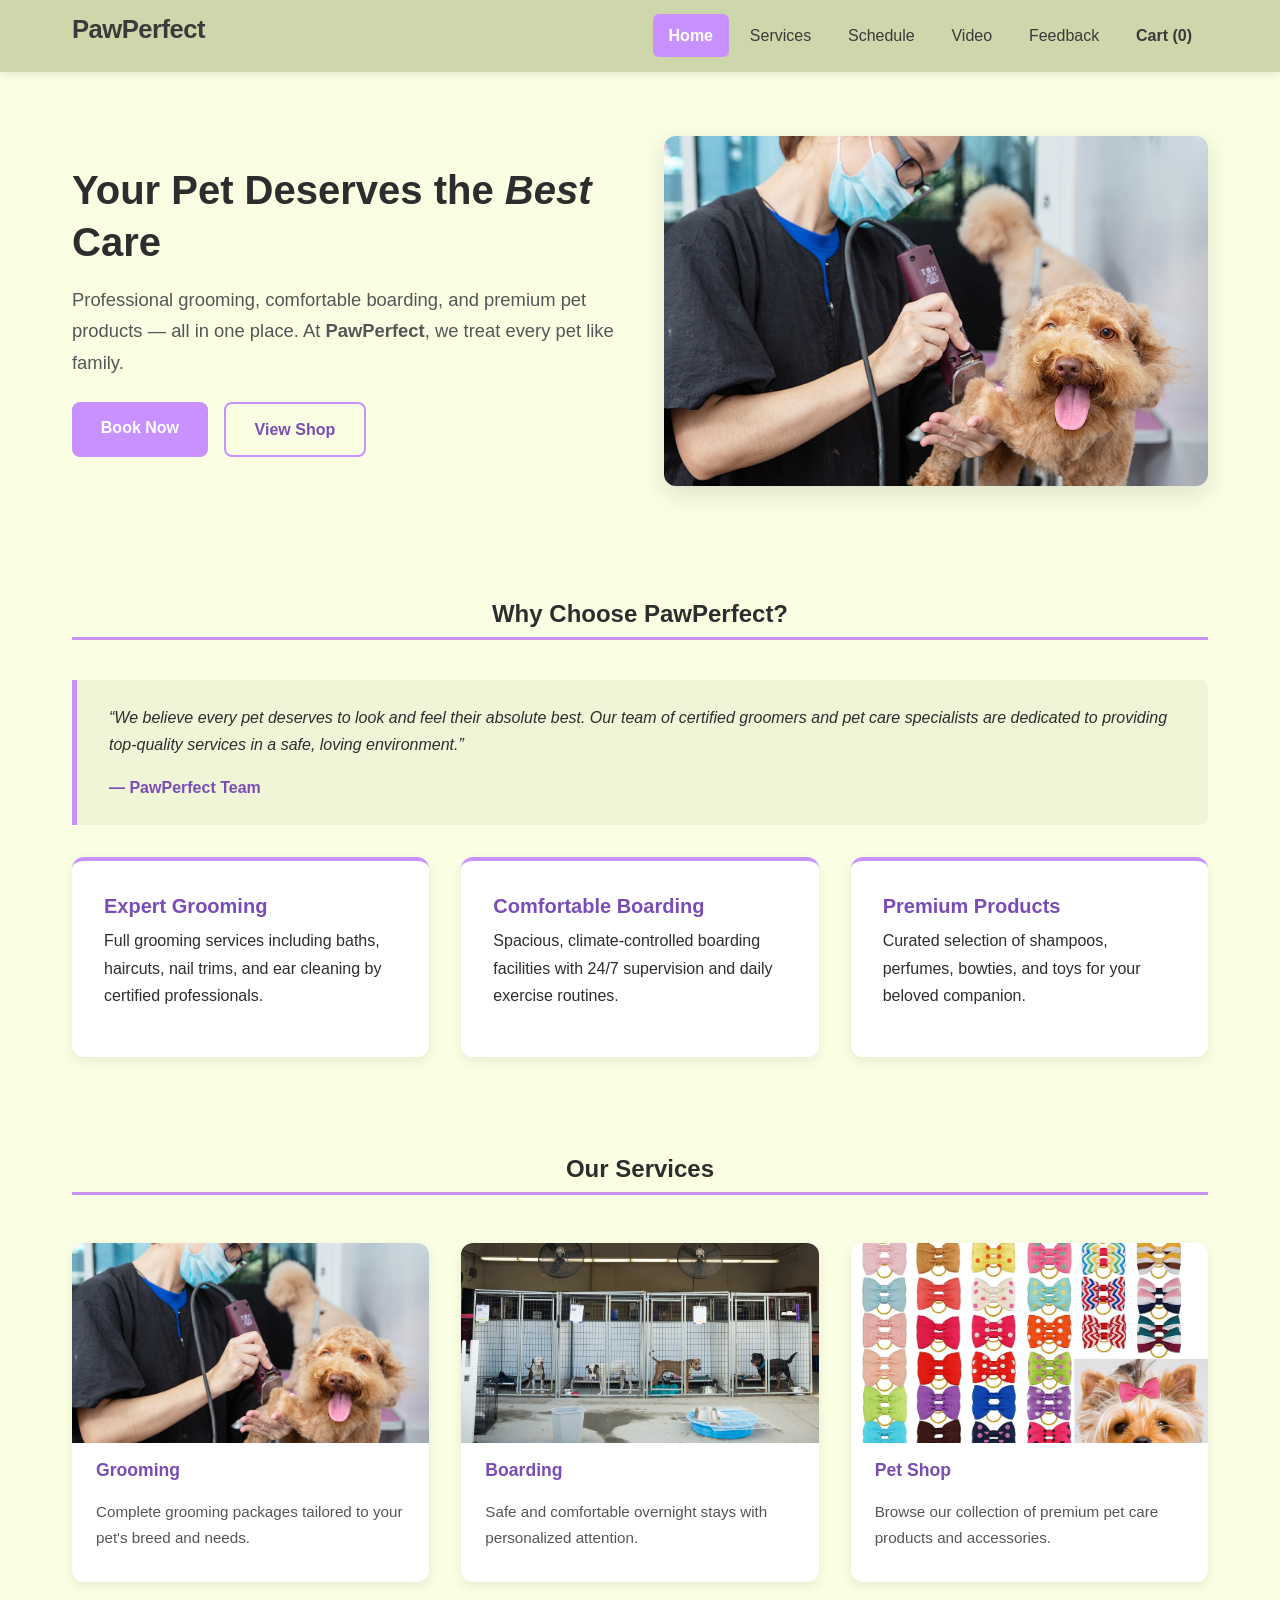
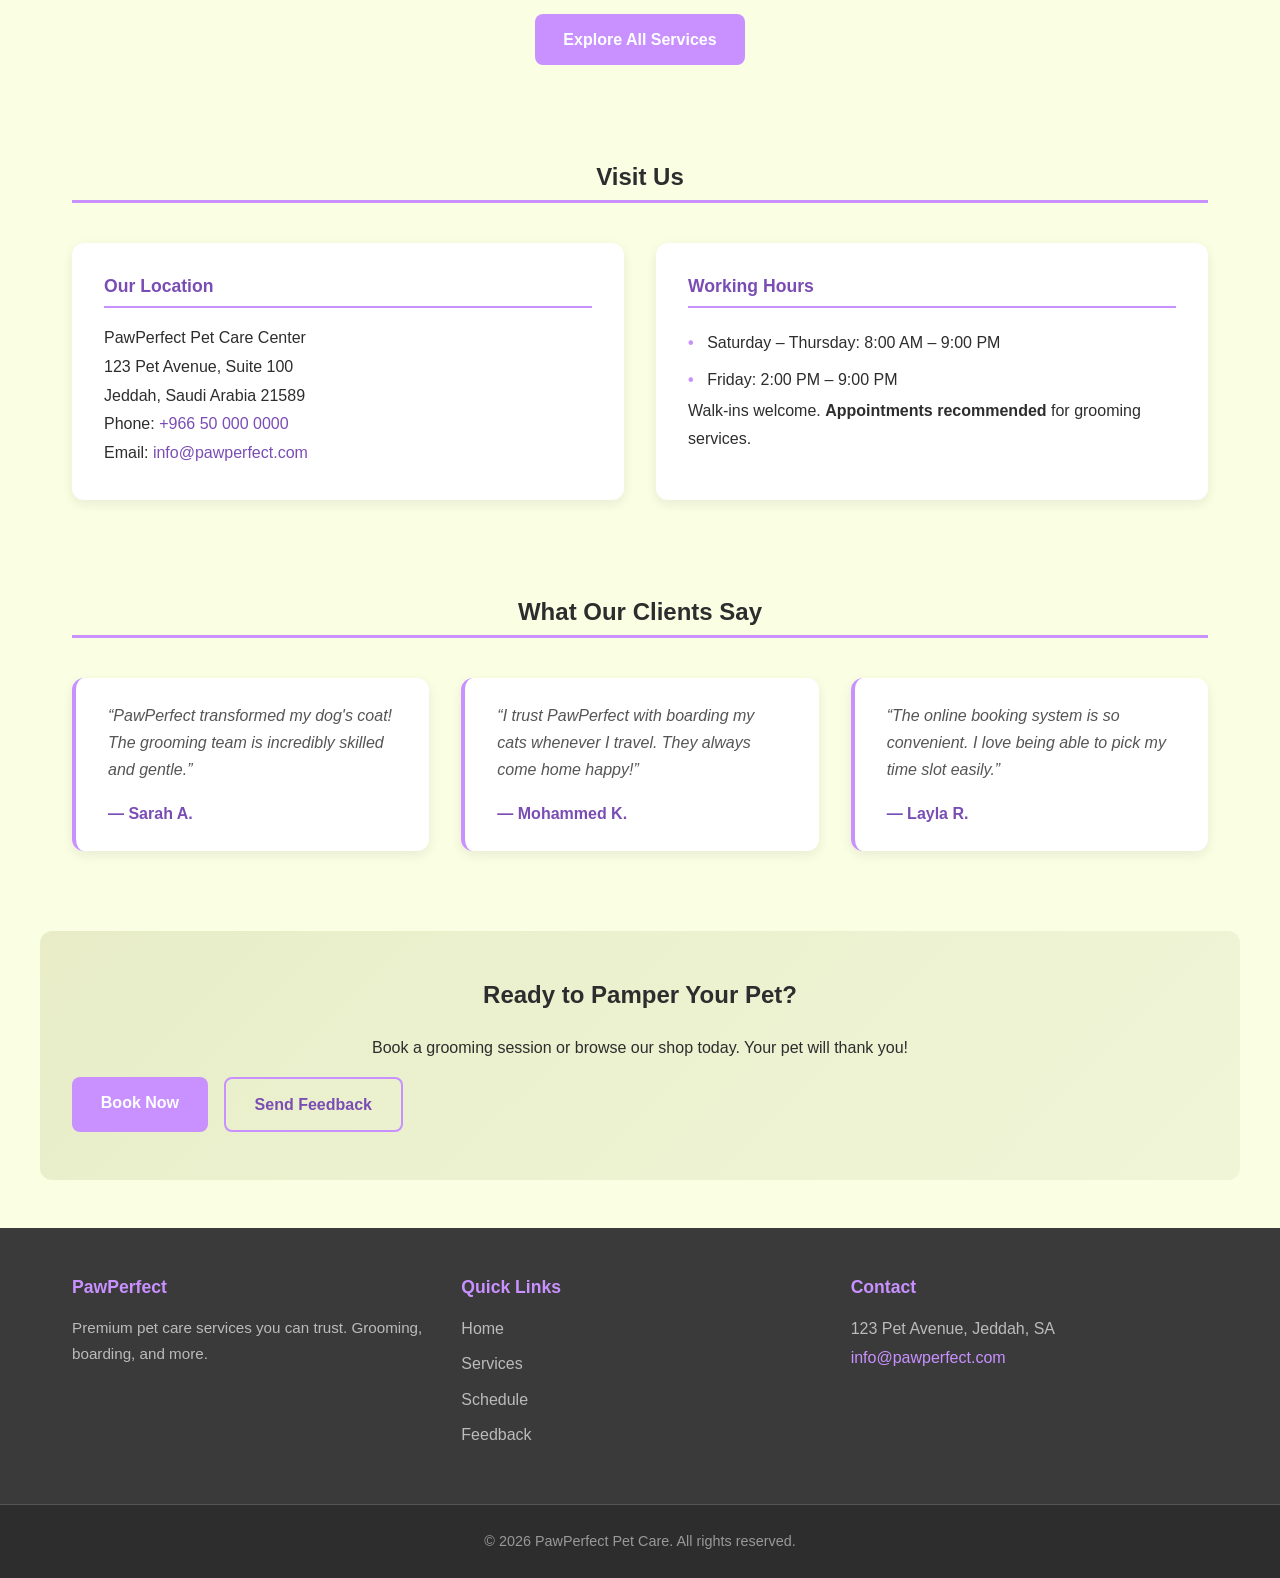
<file: index.html>
<!--
    Name: [Your Name]
    ID: [Your ID]
    Section: [Your Section]
    Date: [Date]
    
    File: index.html
    Description: Home page for PawPerfect Pet Care website.
    Features: Introduction, service highlights, CTA buttons, shop preview.
-->
<!DOCTYPE html>
<html lang="en">
<head>
    <meta charset="UTF-8">
    <meta name="viewport" content="width=device-width, initial-scale=1.0">
    <title>PawPerfect - Premium Pet Care &amp; Grooming</title>
    <link rel="stylesheet" href="global/main.css">
    <link rel="stylesheet" href="global/print.css" media="print">
</head>
<body>

    <!-- ==================== HEADER / NAVIGATION ==================== -->
    <header>
        <nav class="main-nav" id="mainNav">
            <div class="nav-brand">
                <h1 class="logo">PawPerfect</h1>
            </div>
            <button class="nav-toggle" id="navToggle" aria-label="Toggle navigation">&#9776;</button>
            <ul class="nav-links" id="navLinks">
                <li><a href="index.html" class="active">Home</a></li>
                <li><a href="pages/services.html">Services</a></li>
                <li><a href="pages/schedule.html">Schedule</a></li>
                <li><a href="pages/video.html">Video</a></li>
                <li><a href="pages/feedback.html">Feedback</a></li>
                <li><a href="pages/services.html#shop" class="cart-link">Cart (<span id="cartCount">0</span>)</a></li>
            </ul>
        </nav>
    </header>

    <!-- ==================== HERO SECTION ==================== -->
    <div class="hero-section" id="heroSection">
        <div class="hero-content">
            <h2>Your Pet Deserves the <em>Best</em> Care</h2>
            <p>Professional grooming, comfortable boarding, and premium pet products &mdash; all in one place. At <strong>PawPerfect</strong>, we treat every pet like family.</p>
            <div class="hero-buttons">
                <a href="pages/services.html#booking" class="btn btn-primary">Book Now</a>
                <a href="pages/services.html#shop" class="btn btn-secondary">View Shop</a>
            </div>
        </div>
        <div class="hero-image">
            <img src="images/hero-grooming.jpg" alt="Professional pet grooming service">
        </div>
    </div>

    <!-- ==================== ABOUT SECTION ==================== -->
    <div class="section about-section" id="aboutSection">
        <h3>Why Choose PawPerfect?</h3>
        <blockquote>
            <p>&ldquo;We believe every pet deserves to look and feel their absolute best. Our team of certified groomers and pet care specialists are dedicated to providing top-quality services in a safe, loving environment.&rdquo;</p>
            <cite>&mdash; PawPerfect Team</cite>
        </blockquote>
        <div class="features-grid">
            <div class="feature-card">
                <h4>Expert Grooming</h4>
                <p>Full grooming services including baths, haircuts, nail trims, and ear cleaning by certified professionals.</p>
            </div>
            <div class="feature-card">
                <h4>Comfortable Boarding</h4>
                <p>Spacious, climate-controlled boarding facilities with 24/7 supervision and daily exercise routines.</p>
            </div>
            <div class="feature-card">
                <h4>Premium Products</h4>
                <p>Curated selection of shampoos, perfumes, bowties, and toys for your beloved companion.</p>
            </div>
        </div>
    </div>

    <!-- ==================== SERVICES PREVIEW ==================== -->
    <div class="section services-preview" id="servicesPreview">
        <h3>Our Services</h3>
        <div class="services-grid">
            <div class="service-card">
                <img src="images/hero-grooming.jpg" alt="Pet grooming service">
                <h5>Grooming</h5>
                <p>Complete grooming packages tailored to your pet's breed and needs.</p>
            </div>
            <div class="service-card">
                <img src="images/pet-boarding.jpg" alt="Pet boarding facility">
                <h5>Boarding</h5>
                <p>Safe and comfortable overnight stays with personalized attention.</p>
            </div>
            <div class="service-card">
                <img src="images/pet-accessories.jpg" alt="Pet shop products">
                <h5>Pet Shop</h5>
                <p>Browse our collection of premium pet care products and accessories.</p>
            </div>
        </div>
        <div class="cta-center">
            <a href="pages/services.html" class="btn btn-primary">Explore All Services</a>
        </div>
    </div>

    <!-- ==================== QUICK INFO SECTION ==================== -->
    <div class="section info-section" id="infoSection">
        <h3>Visit Us</h3>
        <div class="info-grid">
            <div class="info-card">
                <h6>Our Location</h6>
                <address>
                    PawPerfect Pet Care Center<br>
                    123 Pet Avenue, Suite 100<br>
                    Jeddah, Saudi Arabia 21589<br>
                    Phone: <a href="tel:+966500000000">+966 50 000 0000</a><br>
                    Email: <a href="mailto:info@pawperfect.com">info@pawperfect.com</a>
                </address>
            </div>
            <div class="info-card">
                <h6>Working Hours</h6>
                <ul>
                    <li>Saturday &ndash; Thursday: 8:00 AM &ndash; 9:00 PM</li>
                    <li>Friday: 2:00 PM &ndash; 9:00 PM</li>
                </ul>
                <p>Walk-ins welcome. <strong>Appointments recommended</strong> for grooming services.</p>
            </div>
        </div>
    </div>

    <!-- ==================== TESTIMONIALS ==================== -->
    <div class="section testimonials-section" id="testimonialsSection">
        <h3>What Our Clients Say</h3>
        <ol class="testimonials-list">
            <li>
                <blockquote>
                    <p>&ldquo;PawPerfect transformed my dog's coat! The grooming team is incredibly skilled and gentle.&rdquo;</p>
                    <cite>&mdash; Sarah A.</cite>
                </blockquote>
            </li>
            <li>
                <blockquote>
                    <p>&ldquo;I trust PawPerfect with boarding my cats whenever I travel. They always come home happy!&rdquo;</p>
                    <cite>&mdash; Mohammed K.</cite>
                </blockquote>
            </li>
            <li>
                <blockquote>
                    <p>&ldquo;The online booking system is so convenient. I love being able to pick my time slot easily.&rdquo;</p>
                    <cite>&mdash; Layla R.</cite>
                </blockquote>
            </li>
        </ol>
    </div>

    <!-- ==================== CTA SECTION ==================== -->
    <div class="section cta-section" id="ctaSection">
        <h3>Ready to Pamper Your Pet?</h3>
        <p>Book a grooming session or browse our shop today. Your pet will thank you!</p>
        <div class="hero-buttons">
            <a href="pages/services.html#booking" class="btn btn-primary">Book Now</a>
            <a href="pages/feedback.html" class="btn btn-secondary">Send Feedback</a>
        </div>
    </div>

    <!-- ==================== FOOTER ==================== -->
    <footer>
        <div class="footer-content">
            <div class="footer-section">
                <h6>PawPerfect</h6>
                <p>Premium pet care services you can trust. Grooming, boarding, and more.</p>
            </div>
            <div class="footer-section">
                <h6>Quick Links</h6>
                <ul>
                    <li><a href="index.html">Home</a></li>
                    <li><a href="pages/services.html">Services</a></li>
                    <li><a href="pages/schedule.html">Schedule</a></li>
                    <li><a href="pages/feedback.html">Feedback</a></li>
                </ul>
            </div>
            <div class="footer-section">
                <h6>Contact</h6>
                <address>
                    123 Pet Avenue, Jeddah, SA<br>
                    <a href="mailto:info@pawperfect.com">info@pawperfect.com</a>
                </address>
            </div>
        </div>
        <div class="footer-bottom">
            <p>&copy; 2026 PawPerfect Pet Care. All rights reserved.</p>
        </div>
    </footer>

    <!-- ==================== SCRIPTS ==================== -->
    <script src="scripts/main.js"></script>
</body>
</html>
</file>
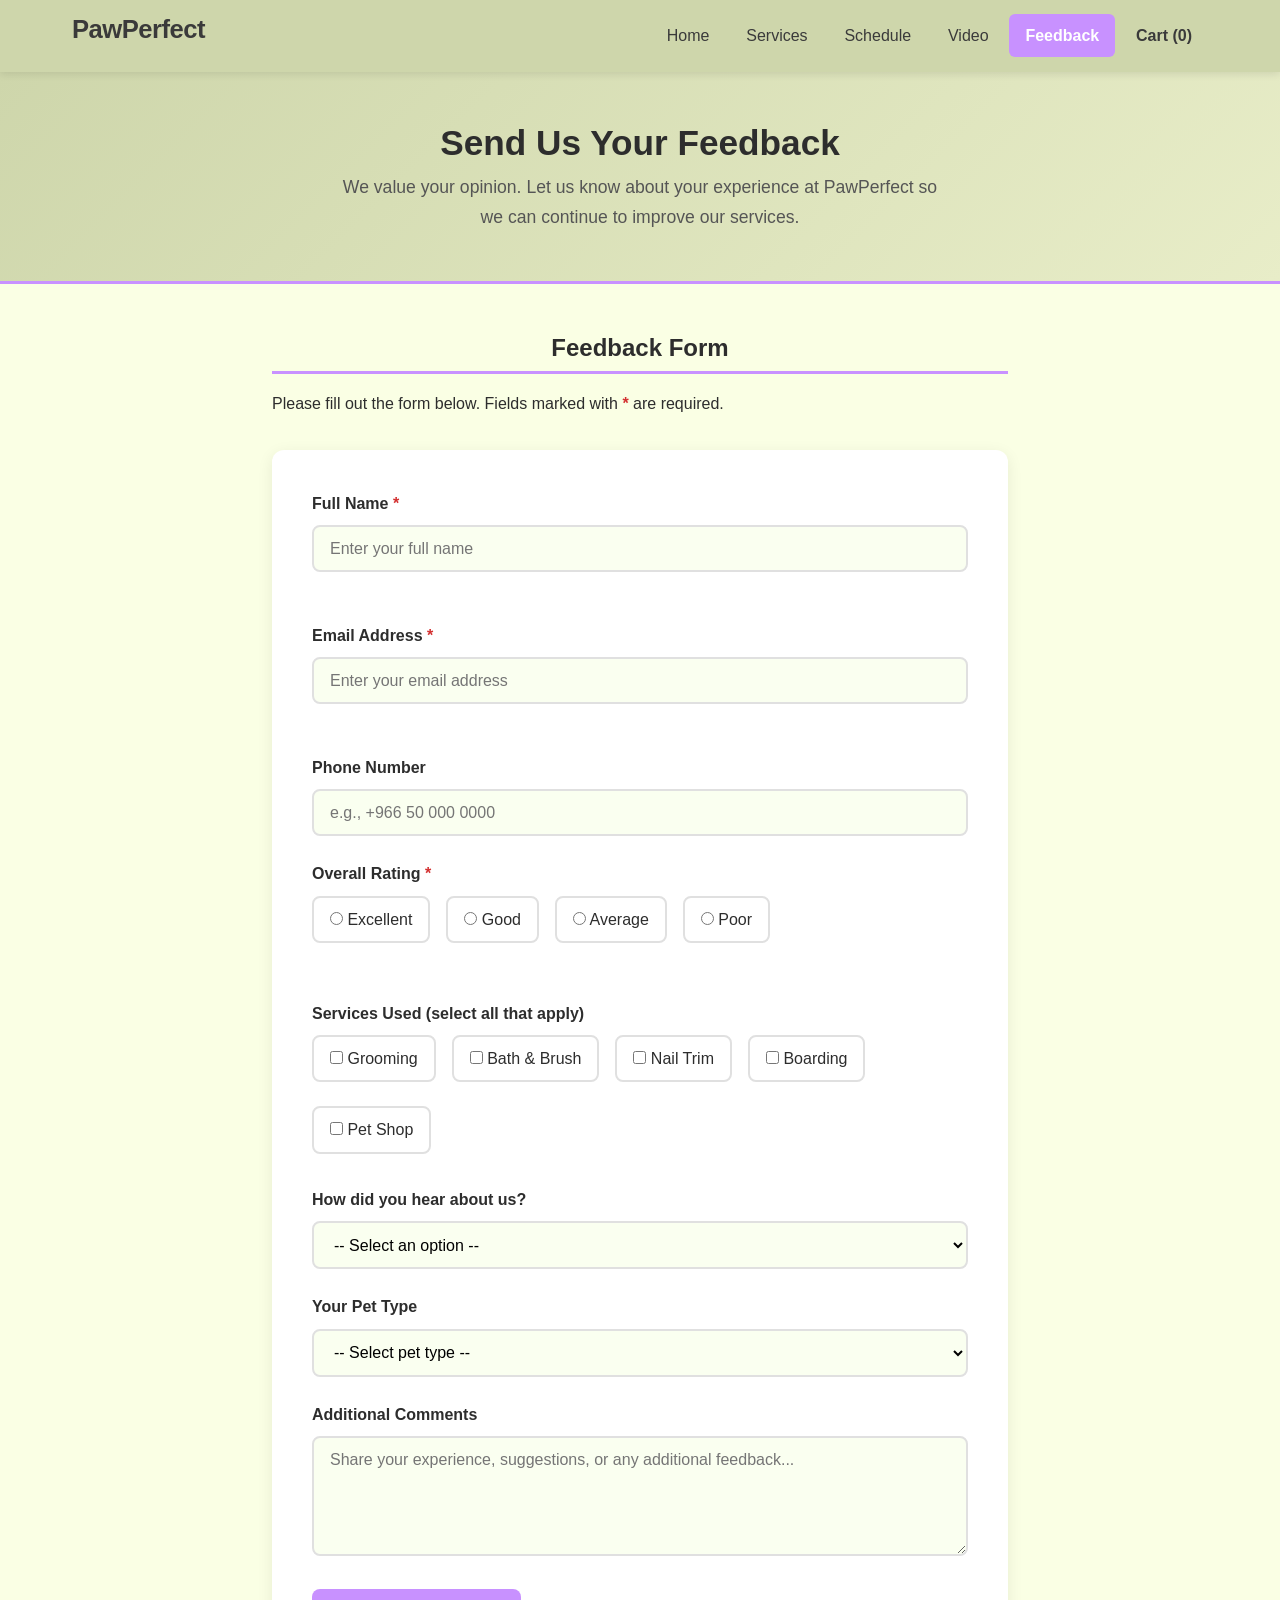
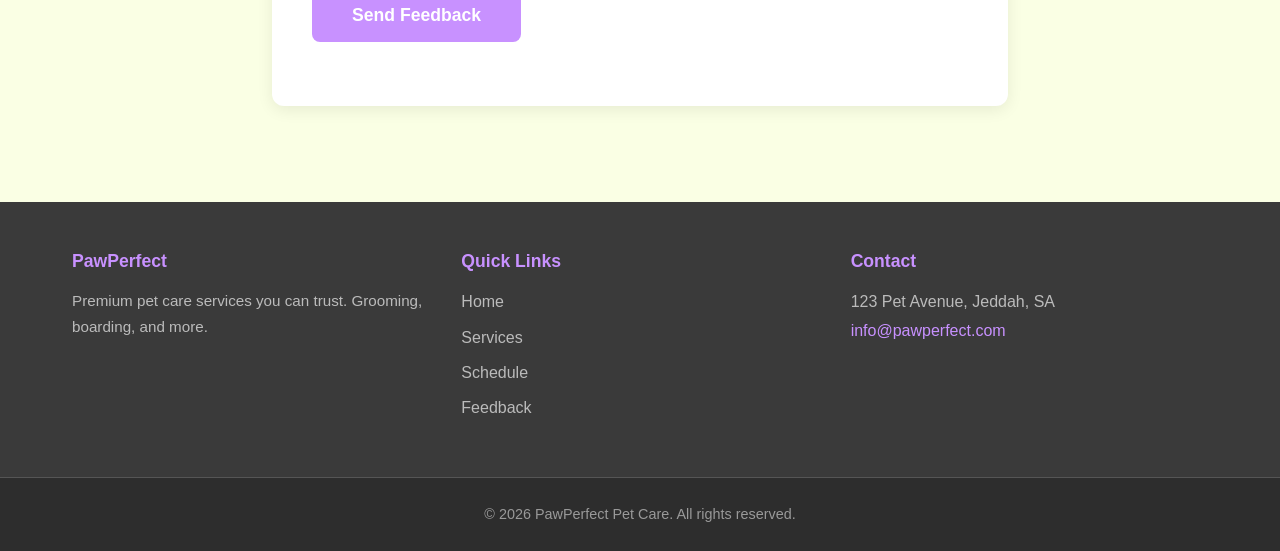
<file: pages/feedback.html>
<!--
    Name: [Your Name]
    ID: [Your ID]
    Section: [Your Section]
    Date: [Date]
    
    File: pages/feedback.html
    Description: Feedback form page for PawPerfect.
    Features: Structured feedback form with text fields, radio buttons, checkboxes,
              dropdown menu, textarea, and JavaScript validation.
-->
<!DOCTYPE html>
<html lang="en">
<head>
    <meta charset="UTF-8">
    <meta name="viewport" content="width=device-width, initial-scale=1.0">
    <title>Feedback - PawPerfect Pet Care</title>
    <link rel="stylesheet" href="../global/main.css">
    <link rel="stylesheet" href="../global/print.css" media="print">
</head>
<body>

    <!-- ==================== HEADER / NAVIGATION ==================== -->
    <header>
        <nav class="main-nav" id="mainNav">
            <div class="nav-brand">
                <h1 class="logo">PawPerfect</h1>
            </div>
            <button class="nav-toggle" id="navToggle" aria-label="Toggle navigation">&#9776;</button>
            <ul class="nav-links" id="navLinks">
                <li><a href="../index.html">Home</a></li>
                <li><a href="services.html">Services</a></li>
                <li><a href="schedule.html">Schedule</a></li>
                <li><a href="video.html">Video</a></li>
                <li><a href="feedback.html" class="active">Feedback</a></li>
                <li><a href="services.html#shop" class="cart-link">Cart (<span id="cartCount">0</span>)</a></li>
            </ul>
        </nav>
    </header>

    <!-- ==================== PAGE HEADER ==================== -->
    <div class="page-header">
        <h2>Send Us Your Feedback</h2>
        <p>We value your opinion. Let us know about your experience at PawPerfect so we can continue to improve our services.</p>
    </div>

    <!-- ==================== FEEDBACK FORM ==================== -->
    <div class="section feedback-section" id="feedbackSection">
        <h3>Feedback Form</h3>
        <p>Please fill out the form below. Fields marked with <span class="required-mark">*</span> are required.</p>

        <form class="feedback-form" id="feedbackForm" novalidate>
            <!-- Name Field -->
            <div class="form-group">
                <label for="feedbackName">Full Name <span class="required-mark">*</span></label>
                <input type="text" id="feedbackName" name="name" class="form-input" placeholder="Enter your full name" required>
                <p class="error-msg" id="nameError"></p>
            </div>

            <!-- Email Field -->
            <div class="form-group">
                <label for="feedbackEmail">Email Address <span class="required-mark">*</span></label>
                <input type="email" id="feedbackEmail" name="email" class="form-input" placeholder="Enter your email address" required>
                <p class="error-msg" id="emailError"></p>
            </div>

            <!-- Phone Field -->
            <div class="form-group">
                <label for="feedbackPhone">Phone Number</label>
                <input type="tel" id="feedbackPhone" name="phone" class="form-input" placeholder="e.g., +966 50 000 0000">
            </div>

            <!-- Rating - Radio Buttons -->
            <div class="form-group">
                <label>Overall Rating <span class="required-mark">*</span></label>
                <div class="radio-group">
                    <label class="radio-label">
                        <input type="radio" name="rating" value="Excellent"> Excellent
                    </label>
                    <label class="radio-label">
                        <input type="radio" name="rating" value="Good"> Good
                    </label>
                    <label class="radio-label">
                        <input type="radio" name="rating" value="Average"> Average
                    </label>
                    <label class="radio-label">
                        <input type="radio" name="rating" value="Poor"> Poor
                    </label>
                </div>
                <p class="error-msg" id="ratingError"></p>
            </div>

            <!-- Services Used - Checkboxes -->
            <div class="form-group">
                <label>Services Used (select all that apply)</label>
                <div class="checkbox-group">
                    <label class="checkbox-label">
                        <input type="checkbox" name="services" value="Grooming"> Grooming
                    </label>
                    <label class="checkbox-label">
                        <input type="checkbox" name="services" value="Bath"> Bath &amp; Brush
                    </label>
                    <label class="checkbox-label">
                        <input type="checkbox" name="services" value="Nail Trim"> Nail Trim
                    </label>
                    <label class="checkbox-label">
                        <input type="checkbox" name="services" value="Boarding"> Boarding
                    </label>
                    <label class="checkbox-label">
                        <input type="checkbox" name="services" value="Shop"> Pet Shop
                    </label>
                </div>
            </div>

            <!-- How did you hear about us - Dropdown -->
            <div class="form-group">
                <label for="feedbackSource">How did you hear about us?</label>
                <select id="feedbackSource" name="source" class="form-input">
                    <option value="">-- Select an option --</option>
                    <option value="Social Media">Social Media</option>
                    <option value="Friend/Family">Friend or Family Referral</option>
                    <option value="Google Search">Google Search</option>
                    <option value="Walk-in">Walk-in / Passing By</option>
                    <option value="Advertisement">Advertisement</option>
                    <option value="Other">Other</option>
                </select>
            </div>

            <!-- Pet Type Preference - Dropdown -->
            <div class="form-group">
                <label for="petPreference">Your Pet Type</label>
                <select id="petPreference" name="petType" class="form-input">
                    <option value="">-- Select pet type --</option>
                    <option value="Cat">Cat</option>
                    <option value="Small Dog">Small Dog</option>
                    <option value="Large Dog">Large Dog</option>
                    <option value="Multiple Pets">Multiple Pets</option>
                    <option value="Other">Other</option>
                </select>
            </div>

            <!-- Comments - Textarea -->
            <div class="form-group">
                <label for="feedbackComments">Additional Comments</label>
                <textarea id="feedbackComments" name="comments" class="form-input" rows="5" placeholder="Share your experience, suggestions, or any additional feedback..."></textarea>
            </div>

            <!-- Submit Button -->
            <div class="form-group">
                <button type="submit" class="btn btn-primary btn-large">Send Feedback</button>
            </div>
        </form>

        <!-- Success Message (hidden by default) -->
        <div class="success-message" id="feedbackSuccess" style="display:none;">
            <div class="success-card">
                <h4>Thank You for Your Feedback!</h4>
                <p>Your feedback has been received successfully. We appreciate you taking the time to share your experience with us.</p>
                <p>Our team reviews all feedback to continuously improve our services.</p>
                <button class="btn btn-primary" id="newFeedback">Submit Another Response</button>
            </div>
        </div>
    </div>

    <!-- ==================== FOOTER ==================== -->
    <footer>
        <div class="footer-content">
            <div class="footer-section">
                <h6>PawPerfect</h6>
                <p>Premium pet care services you can trust. Grooming, boarding, and more.</p>
            </div>
            <div class="footer-section">
                <h6>Quick Links</h6>
                <ul>
                    <li><a href="../index.html">Home</a></li>
                    <li><a href="services.html">Services</a></li>
                    <li><a href="schedule.html">Schedule</a></li>
                    <li><a href="feedback.html">Feedback</a></li>
                </ul>
            </div>
            <div class="footer-section">
                <h6>Contact</h6>
                <address>
                    123 Pet Avenue, Jeddah, SA<br>
                    <a href="mailto:info@pawperfect.com">info@pawperfect.com</a>
                </address>
            </div>
        </div>
        <div class="footer-bottom">
            <p>&copy; 2026 PawPerfect Pet Care. All rights reserved.</p>
        </div>
    </footer>

    <!-- ==================== SCRIPTS ==================== -->
    <script src="../scripts/main.js"></script>
</body>
</html>
</file>
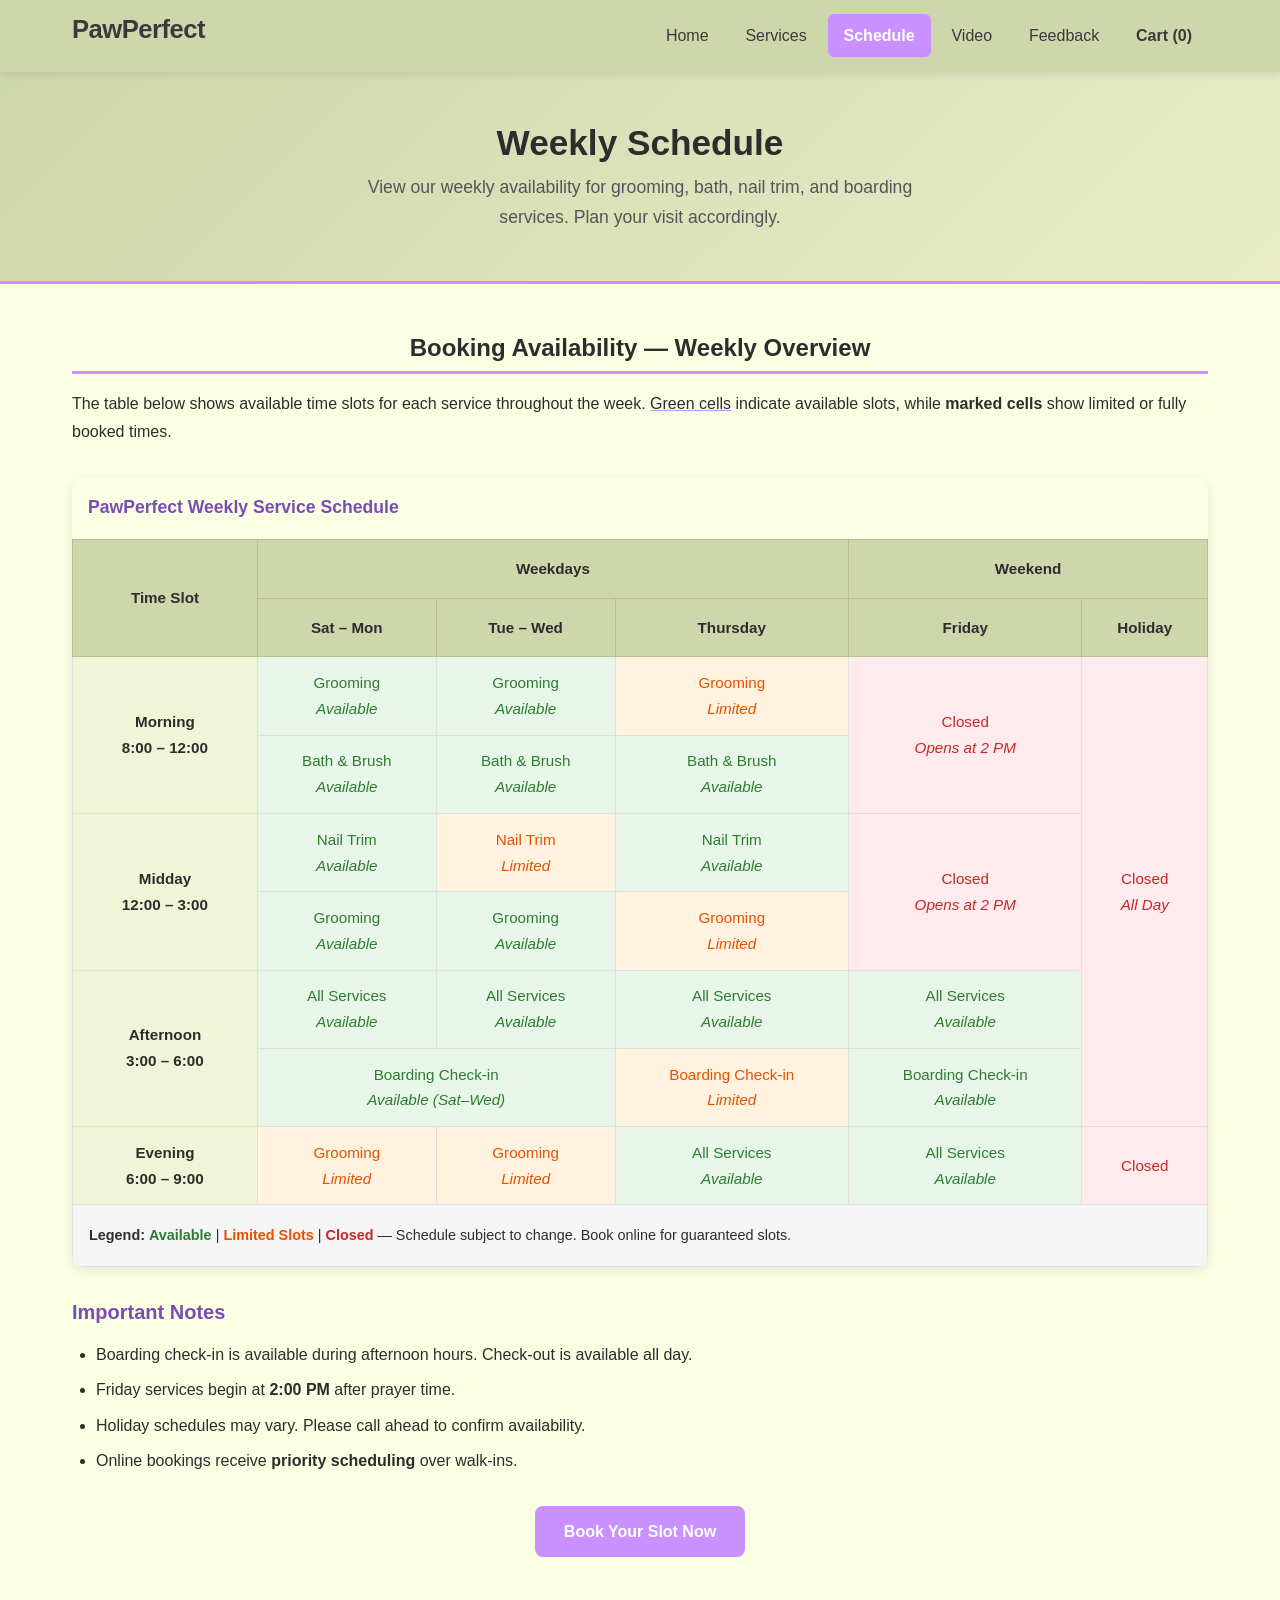
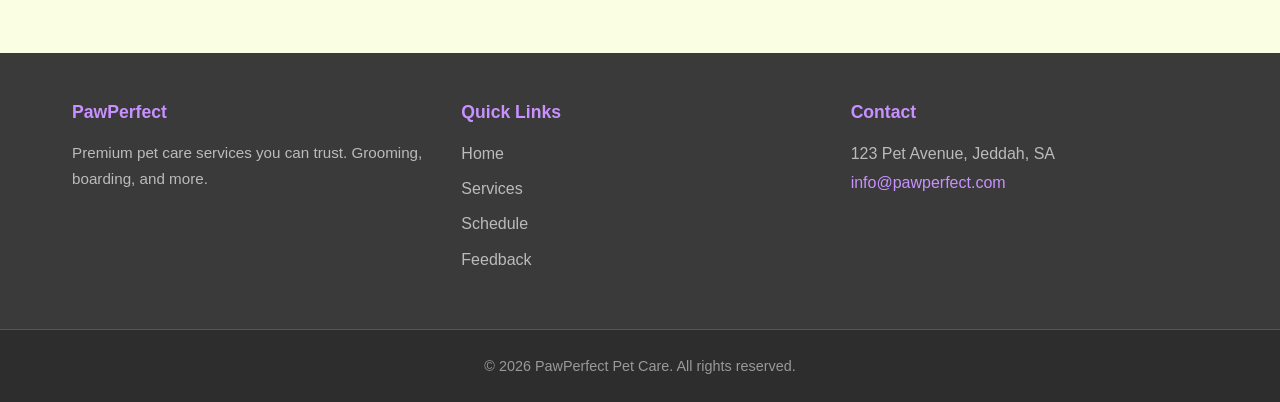
<file: pages/schedule.html>
<!--
    Name: [Your Name]
    ID: [Your ID]
    Section: [Your Section]
    Date: [Date]
    
    File: pages/schedule.html
    Description: Weekly schedule page for PawPerfect showing booking availability.
    Features: Formatted table with colspan and rowspan, alternating row styles.
-->
<!DOCTYPE html>
<html lang="en">
<head>
    <meta charset="UTF-8">
    <meta name="viewport" content="width=device-width, initial-scale=1.0">
    <title>Schedule - PawPerfect Pet Care</title>
    <link rel="stylesheet" href="../global/main.css">
    <link rel="stylesheet" href="../global/print.css" media="print">
</head>
<body>

    <!-- ==================== HEADER / NAVIGATION ==================== -->
    <header>
        <nav class="main-nav" id="mainNav">
            <div class="nav-brand">
                <h1 class="logo">PawPerfect</h1>
            </div>
            <button class="nav-toggle" id="navToggle" aria-label="Toggle navigation">&#9776;</button>
            <ul class="nav-links" id="navLinks">
                <li><a href="../index.html">Home</a></li>
                <li><a href="services.html">Services</a></li>
                <li><a href="schedule.html" class="active">Schedule</a></li>
                <li><a href="video.html">Video</a></li>
                <li><a href="feedback.html">Feedback</a></li>
                <li><a href="services.html#shop" class="cart-link">Cart (<span id="cartCount">0</span>)</a></li>
            </ul>
        </nav>
    </header>

    <!-- ==================== PAGE HEADER ==================== -->
    <div class="page-header">
        <h2>Weekly Schedule</h2>
        <p>View our weekly availability for grooming, bath, nail trim, and boarding services. Plan your visit accordingly.</p>
    </div>

    <!-- ==================== SCHEDULE TABLE ==================== -->
    <div class="section schedule-section" id="scheduleSection">
        <h3>Booking Availability &mdash; Weekly Overview</h3>
        <p>The table below shows available time slots for each service throughout the week. <u>Green cells</u> indicate available slots, while <strong>marked cells</strong> show limited or fully booked times.</p>

        <div class="table-responsive">
            <table class="schedule-table" id="scheduleTable">
                <caption>PawPerfect Weekly Service Schedule</caption>
                <thead>
                    <tr>
                        <th rowspan="2">Time Slot</th>
                        <th colspan="3">Weekdays</th>
                        <th colspan="2">Weekend</th>
                    </tr>
                    <tr>
                        <th>Sat &ndash; Mon</th>
                        <th>Tue &ndash; Wed</th>
                        <th>Thursday</th>
                        <th>Friday</th>
                        <th>Holiday</th>
                    </tr>
                </thead>
                <tbody>
                    <!-- Morning Block -->
                    <tr class="row-even">
                        <td rowspan="2" class="time-cell"><strong>Morning</strong><br>8:00 &ndash; 12:00</td>
                        <td class="available">Grooming<br><em>Available</em></td>
                        <td class="available">Grooming<br><em>Available</em></td>
                        <td class="limited">Grooming<br><em>Limited</em></td>
                        <td class="closed" rowspan="2">Closed<br><em>Opens at 2 PM</em></td>
                        <td class="closed" rowspan="6">Closed<br><em>All Day</em></td>
                    </tr>
                    <tr class="row-odd">
                        <td class="available">Bath &amp; Brush<br><em>Available</em></td>
                        <td class="available">Bath &amp; Brush<br><em>Available</em></td>
                        <td class="available">Bath &amp; Brush<br><em>Available</em></td>
                    </tr>
                    <!-- Midday Block -->
                    <tr class="row-even">
                        <td rowspan="2" class="time-cell"><strong>Midday</strong><br>12:00 &ndash; 3:00</td>
                        <td class="available">Nail Trim<br><em>Available</em></td>
                        <td class="limited">Nail Trim<br><em>Limited</em></td>
                        <td class="available">Nail Trim<br><em>Available</em></td>
                        <td class="closed" rowspan="2">Closed<br><em>Opens at 2 PM</em></td>
                    </tr>
                    <tr class="row-odd">
                        <td class="available">Grooming<br><em>Available</em></td>
                        <td class="available">Grooming<br><em>Available</em></td>
                        <td class="limited">Grooming<br><em>Limited</em></td>
                    </tr>
                    <!-- Afternoon Block -->
                    <tr class="row-even">
                        <td rowspan="2" class="time-cell"><strong>Afternoon</strong><br>3:00 &ndash; 6:00</td>
                        <td class="available">All Services<br><em>Available</em></td>
                        <td class="available">All Services<br><em>Available</em></td>
                        <td class="available">All Services<br><em>Available</em></td>
                        <td class="available">All Services<br><em>Available</em></td>
                    </tr>
                    <tr class="row-odd">
                        <td colspan="2" class="available">Boarding Check-in<br><em>Available (Sat&ndash;Wed)</em></td>
                        <td class="limited">Boarding Check-in<br><em>Limited</em></td>
                        <td class="available">Boarding Check-in<br><em>Available</em></td>
                    </tr>
                    <!-- Evening Block -->
                    <tr class="row-even">
                        <td class="time-cell"><strong>Evening</strong><br>6:00 &ndash; 9:00</td>
                        <td class="limited">Grooming<br><em>Limited</em></td>
                        <td class="limited">Grooming<br><em>Limited</em></td>
                        <td class="available">All Services<br><em>Available</em></td>
                        <td class="available">All Services<br><em>Available</em></td>
                        <td class="closed">Closed</td>
                    </tr>
                </tbody>
                <tfoot>
                    <tr>
                        <td colspan="6" class="table-footer">
                            <strong>Legend:</strong> 
                            <span class="legend-available">Available</span> | 
                            <span class="legend-limited">Limited Slots</span> | 
                            <span class="legend-closed">Closed</span>
                            &mdash; Schedule subject to change. Book online for guaranteed slots.
                        </td>
                    </tr>
                </tfoot>
            </table>
        </div>

        <div class="schedule-notes">
            <h4>Important Notes</h4>
            <ul>
                <li>Boarding check-in is available during afternoon hours. Check-out is available all day.</li>
                <li>Friday services begin at <strong>2:00 PM</strong> after prayer time.</li>
                <li>Holiday schedules may vary. Please call ahead to confirm availability.</li>
                <li>Online bookings receive <strong>priority scheduling</strong> over walk-ins.</li>
            </ul>
            <div class="cta-center">
                <a href="services.html#booking" class="btn btn-primary">Book Your Slot Now</a>
            </div>
        </div>
    </div>

    <!-- ==================== FOOTER ==================== -->
    <footer>
        <div class="footer-content">
            <div class="footer-section">
                <h6>PawPerfect</h6>
                <p>Premium pet care services you can trust. Grooming, boarding, and more.</p>
            </div>
            <div class="footer-section">
                <h6>Quick Links</h6>
                <ul>
                    <li><a href="../index.html">Home</a></li>
                    <li><a href="services.html">Services</a></li>
                    <li><a href="schedule.html">Schedule</a></li>
                    <li><a href="feedback.html">Feedback</a></li>
                </ul>
            </div>
            <div class="footer-section">
                <h6>Contact</h6>
                <address>
                    123 Pet Avenue, Jeddah, SA<br>
                    <a href="mailto:info@pawperfect.com">info@pawperfect.com</a>
                </address>
            </div>
        </div>
        <div class="footer-bottom">
            <p>&copy; 2026 PawPerfect Pet Care. All rights reserved.</p>
        </div>
    </footer>

    <!-- ==================== SCRIPTS ==================== -->
    <script src="../scripts/main.js"></script>
</body>
</html>
</file>
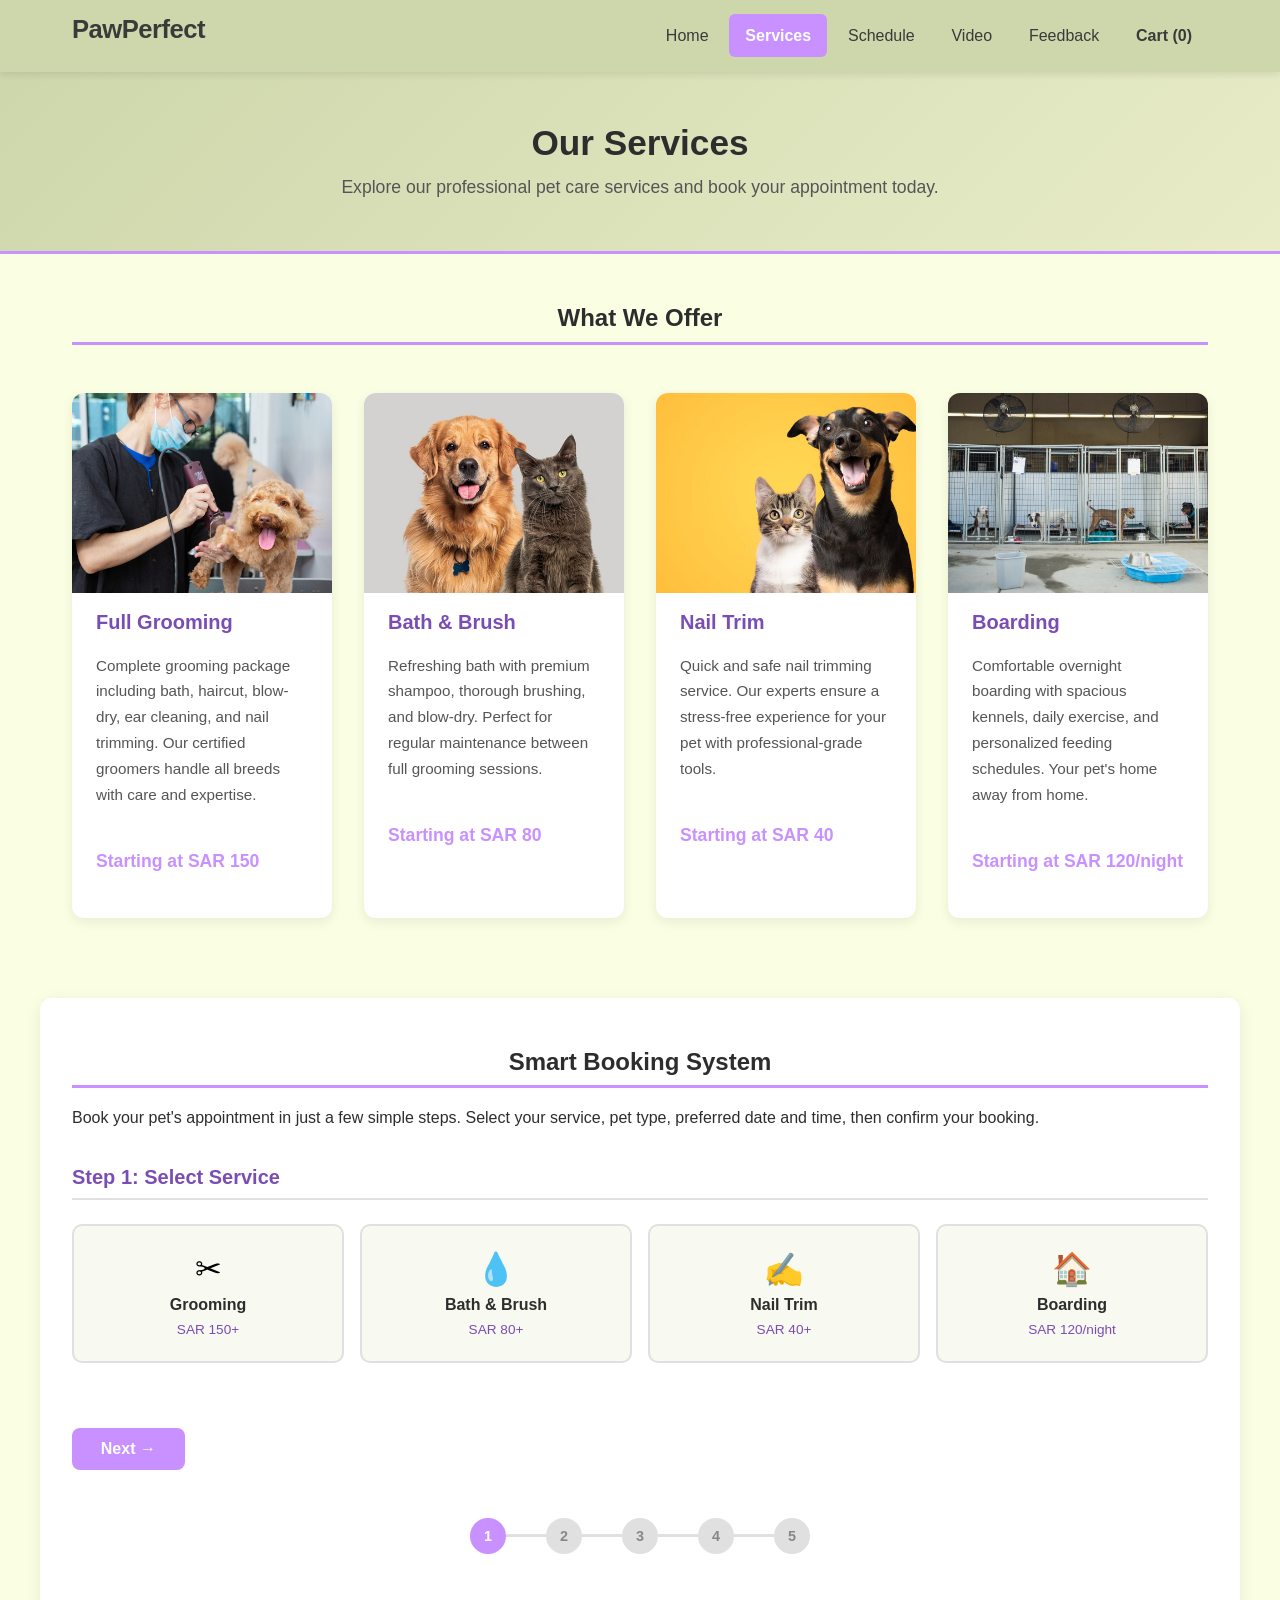
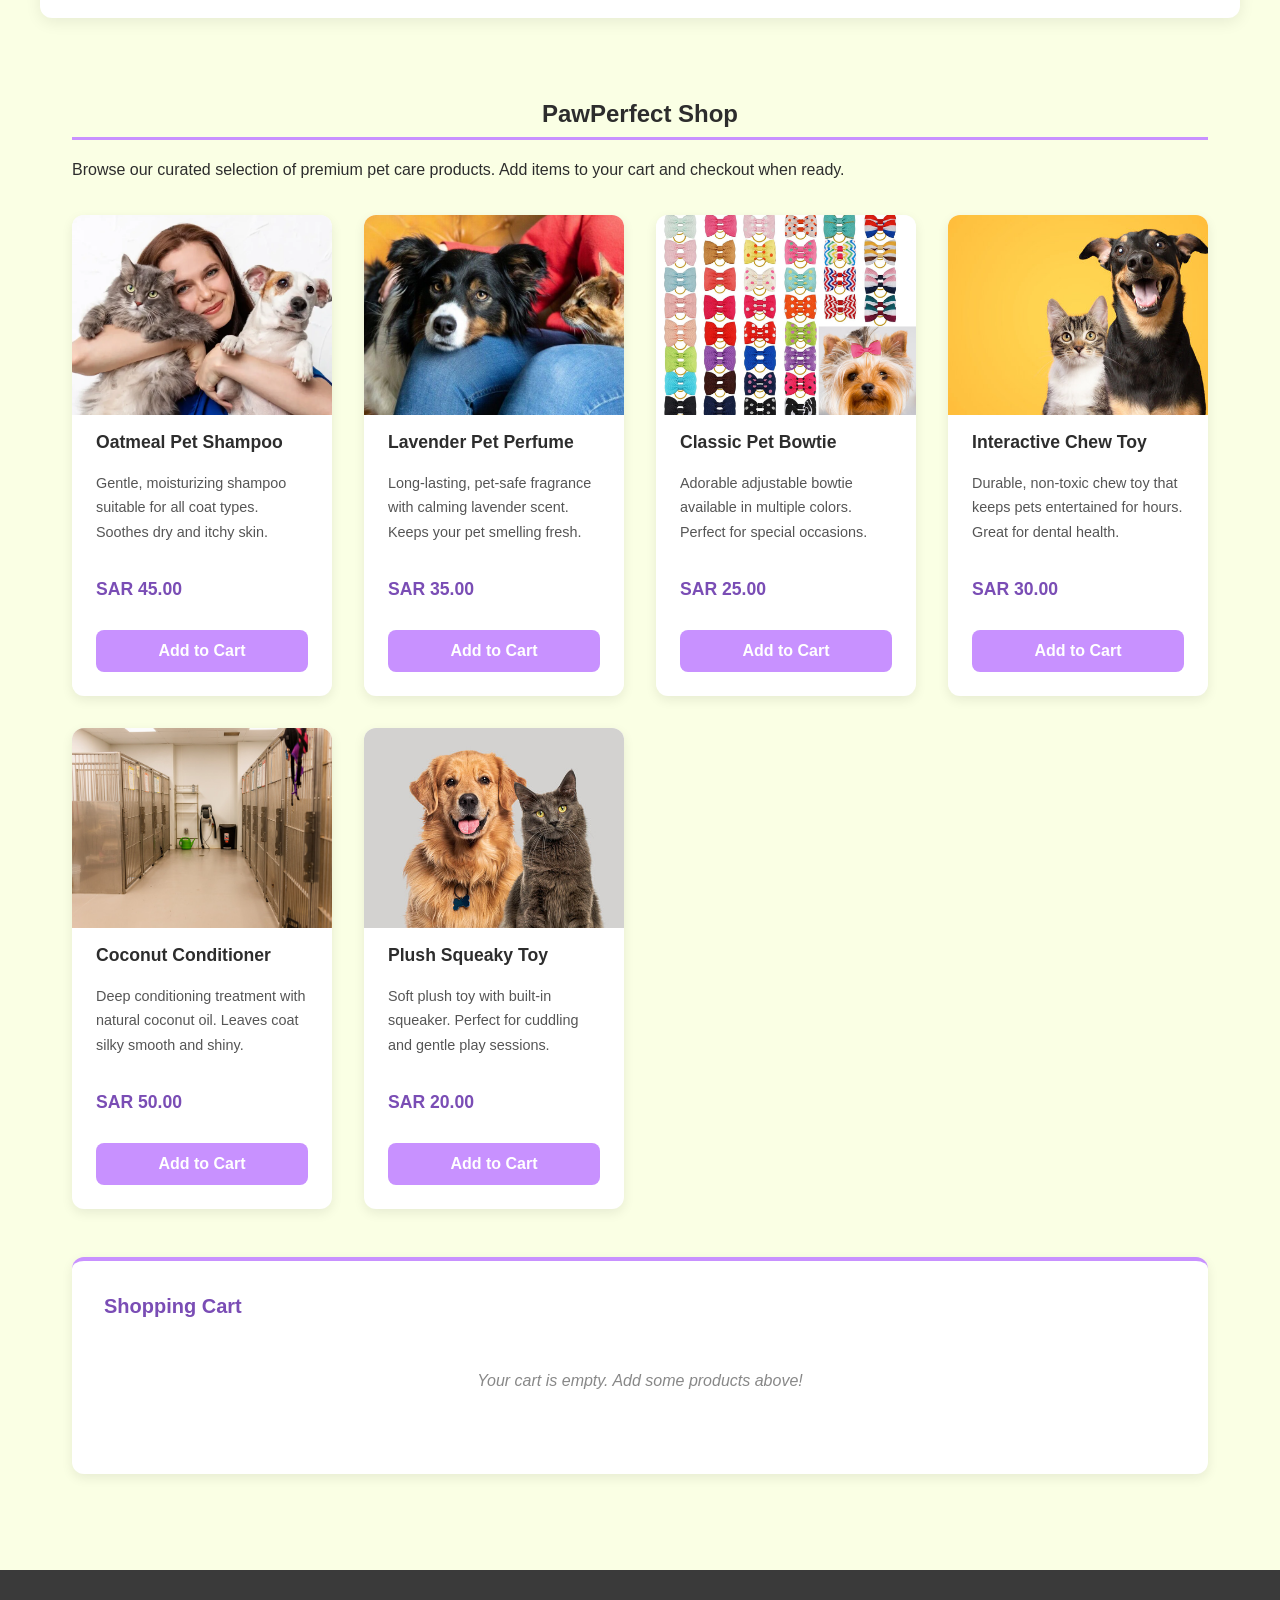
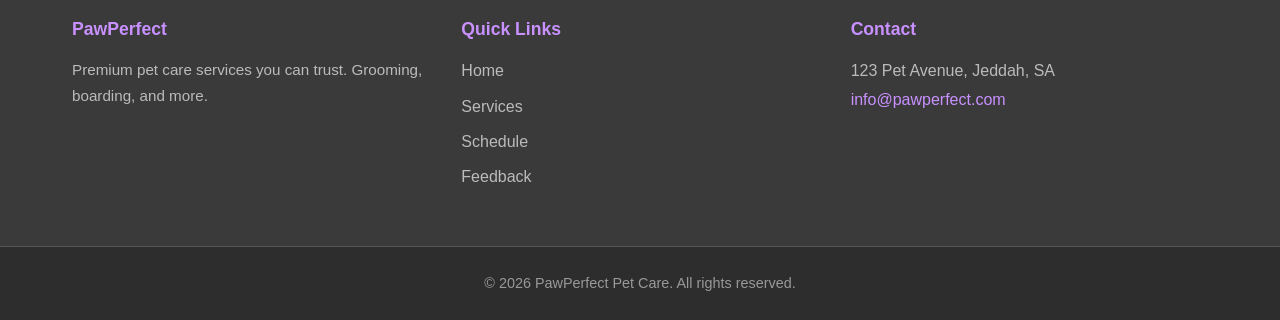
<file: pages/services.html>
<!--
    Name: [Your Name]
    ID: [Your ID]
    Section: [Your Section]
    Date: [Date]
    
    File: pages/services.html
    Description: Services & Features page for PawPerfect.
    Features: Smart Booking System UI, Mini Pet Shop with cart functionality.
-->
<!DOCTYPE html>
<html lang="en">
<head>
    <meta charset="UTF-8">
    <meta name="viewport" content="width=device-width, initial-scale=1.0">
    <title>Services - PawPerfect Pet Care</title>
    <link rel="stylesheet" href="../global/main.css">
    <link rel="stylesheet" href="../global/print.css" media="print">
</head>
<body>

    <!-- ==================== HEADER / NAVIGATION ==================== -->
    <header>
        <nav class="main-nav" id="mainNav">
            <div class="nav-brand">
                <h1 class="logo">PawPerfect</h1>
            </div>
            <button class="nav-toggle" id="navToggle" aria-label="Toggle navigation">&#9776;</button>
            <ul class="nav-links" id="navLinks">
                <li><a href="../index.html">Home</a></li>
                <li><a href="services.html" class="active">Services</a></li>
                <li><a href="schedule.html">Schedule</a></li>
                <li><a href="video.html">Video</a></li>
                <li><a href="feedback.html">Feedback</a></li>
                <li><a href="#shop" class="cart-link">Cart (<span id="cartCount">0</span>)</a></li>
            </ul>
        </nav>
    </header>

    <!-- ==================== PAGE HEADER ==================== -->
    <div class="page-header">
        <h2>Our Services</h2>
        <p>Explore our professional pet care services and book your appointment today.</p>
    </div>

    <!-- ==================== SERVICES OVERVIEW ==================== -->
    <div class="section" id="servicesOverview">
        <h3>What We Offer</h3>
        <div class="services-detail-grid">
            <div class="service-detail-card">
                <img src="../images/hero-grooming.jpg" alt="Full grooming service">
                <h4>Full Grooming</h4>
                <p>Complete grooming package including bath, haircut, blow-dry, ear cleaning, and nail trimming. Our certified groomers handle all breeds with care and expertise.</p>
                <p class="price"><strong>Starting at SAR 150</strong></p>
            </div>
            <div class="service-detail-card">
                <img src="../images/pets-happy.jpg" alt="Bath service for pets">
                <h4>Bath &amp; Brush</h4>
                <p>Refreshing bath with premium shampoo, thorough brushing, and blow-dry. Perfect for regular maintenance between full grooming sessions.</p>
                <p class="price"><strong>Starting at SAR 80</strong></p>
            </div>
            <div class="service-detail-card">
                <img src="../images/dog-cat-friends.jpg" alt="Nail trim service">
                <h4>Nail Trim</h4>
                <p>Quick and safe nail trimming service. Our experts ensure a stress-free experience for your pet with professional-grade tools.</p>
                <p class="price"><strong>Starting at SAR 40</strong></p>
            </div>
            <div class="service-detail-card">
                <img src="../images/pet-boarding.jpg" alt="Pet boarding facility">
                <h4>Boarding</h4>
                <p>Comfortable overnight boarding with spacious kennels, daily exercise, and personalized feeding schedules. Your pet's home away from home.</p>
                <p class="price"><strong>Starting at SAR 120/night</strong></p>
            </div>
        </div>
    </div>

    <!-- ==================== SMART BOOKING SYSTEM ==================== -->
    <div class="section booking-section" id="booking">
        <h3>Smart Booking System</h3>
        <p>Book your pet's appointment in just a few simple steps. Select your service, pet type, preferred date and time, then confirm your booking.</p>

        <div class="booking-container" id="bookingContainer">
            <!-- Step 1: Select Service -->
            <div class="booking-step active" id="step1">
                <h4>Step 1: Select Service</h4>
                <div class="booking-options" id="serviceOptions">
                    <button class="booking-option" data-value="Grooming">
                        <span class="option-icon">&#9986;</span>
                        <span class="option-label">Grooming</span>
                        <span class="option-price">SAR 150+</span>
                    </button>
                    <button class="booking-option" data-value="Bath">
                        <span class="option-icon">&#128167;</span>
                        <span class="option-label">Bath &amp; Brush</span>
                        <span class="option-price">SAR 80+</span>
                    </button>
                    <button class="booking-option" data-value="Nail Trim">
                        <span class="option-icon">&#9997;</span>
                        <span class="option-label">Nail Trim</span>
                        <span class="option-price">SAR 40+</span>
                    </button>
                    <button class="booking-option" data-value="Boarding">
                        <span class="option-icon">&#127968;</span>
                        <span class="option-label">Boarding</span>
                        <span class="option-price">SAR 120/night</span>
                    </button>
                </div>
                <p class="error-msg" id="step1Error"></p>
                <div class="booking-nav">
                    <button class="btn btn-primary" id="toStep2">Next &rarr;</button>
                </div>
            </div>

            <!-- Step 2: Select Pet Type -->
            <div class="booking-step" id="step2">
                <h4>Step 2: Select Pet Type</h4>
                <div class="booking-options" id="petOptions">
                    <button class="booking-option" data-value="Cat">
                        <span class="option-icon">&#128049;</span>
                        <span class="option-label">Cat</span>
                    </button>
                    <button class="booking-option" data-value="Small Dog">
                        <span class="option-icon">&#128054;</span>
                        <span class="option-label">Small Dog</span>
                    </button>
                    <button class="booking-option" data-value="Large Dog">
                        <span class="option-icon">&#128021;</span>
                        <span class="option-label">Large Dog</span>
                    </button>
                </div>
                <p class="error-msg" id="step2Error"></p>
                <div class="booking-nav">
                    <button class="btn btn-secondary" id="backToStep1">&larr; Back</button>
                    <button class="btn btn-primary" id="toStep3">Next &rarr;</button>
                </div>
            </div>

            <!-- Step 3: Select Date & Time -->
            <div class="booking-step" id="step3">
                <h4>Step 3: Select Date &amp; Time</h4>
                <div class="date-picker-container">
                    <label for="bookingDate"><strong>Select Date:</strong></label>
                    <input type="date" id="bookingDate" class="form-input">
                </div>
                <div class="time-slots-container" id="timeSlotsContainer" style="display:none;">
                    <p><strong>Available Time Slots:</strong></p>
                    <div class="time-slots" id="timeSlots">
                        <!-- Time slots will be populated by JavaScript -->
                    </div>
                </div>
                <p class="error-msg" id="step3Error"></p>
                <div class="booking-nav">
                    <button class="btn btn-secondary" id="backToStep2">&larr; Back</button>
                    <button class="btn btn-primary" id="toStep4">Next &rarr;</button>
                </div>
            </div>

            <!-- Step 4: Payment Option -->
            <div class="booking-step" id="step4">
                <h4>Step 4: Payment Option</h4>
                <p>Select your preferred payment method. <em>(This is a simulated UI &mdash; no real payment will be processed.)</em></p>
                <div class="booking-options" id="paymentOptions">
                    <button class="booking-option" data-value="Credit Card">
                        <span class="option-icon">&#128179;</span>
                        <span class="option-label">Credit Card</span>
                    </button>
                    <button class="booking-option" data-value="Apple Pay">
                        <span class="option-icon">&#127822;</span>
                        <span class="option-label">Apple Pay</span>
                    </button>
                    <button class="booking-option" data-value="Pay at Store">
                        <span class="option-icon">&#128176;</span>
                        <span class="option-label">Pay at Store</span>
                    </button>
                </div>
                <p class="error-msg" id="step4Error"></p>
                <div class="booking-nav">
                    <button class="btn btn-secondary" id="backToStep3">&larr; Back</button>
                    <button class="btn btn-primary" id="confirmBooking">Confirm Booking</button>
                </div>
            </div>

            <!-- Step 5: Confirmation -->
            <div class="booking-step" id="step5">
                <h4>Booking Confirmed!</h4>
                <div class="booking-summary" id="bookingSummary">
                    <!-- Summary will be populated by JavaScript -->
                </div>
                <div class="booking-nav">
                    <button class="btn btn-primary" id="newBooking">Make Another Booking</button>
                </div>
            </div>
        </div>

        <!-- Progress Indicator -->
        <div class="booking-progress">
            <div class="progress-step active" data-step="1">1</div>
            <div class="progress-line"></div>
            <div class="progress-step" data-step="2">2</div>
            <div class="progress-line"></div>
            <div class="progress-step" data-step="3">3</div>
            <div class="progress-line"></div>
            <div class="progress-step" data-step="4">4</div>
            <div class="progress-line"></div>
            <div class="progress-step" data-step="5">5</div>
        </div>
    </div>

    <!-- ==================== MINI SHOP ==================== -->
    <div class="section shop-section" id="shop">
        <h3>PawPerfect Shop</h3>
        <p>Browse our curated selection of premium pet care products. Add items to your cart and checkout when ready.</p>

        <div class="product-grid" id="productGrid">
            <!-- Product 1 -->
            <div class="product-card" data-id="1" data-name="Oatmeal Pet Shampoo" data-price="45">
                <div class="product-image">
                    <img src="../images/pet-care-services.webp" alt="Oatmeal Pet Shampoo">
                </div>
                <h5>Oatmeal Pet Shampoo</h5>
                <p>Gentle, moisturizing shampoo suitable for all coat types. Soothes dry and itchy skin.</p>
                <p class="product-price">SAR 45.00</p>
                <button class="btn btn-primary add-to-cart">Add to Cart</button>
            </div>
            <!-- Product 2 -->
            <div class="product-card" data-id="2" data-name="Lavender Pet Perfume" data-price="35">
                <div class="product-image">
                    <img src="../images/pet-sitter.jpg" alt="Lavender Pet Perfume">
                </div>
                <h5>Lavender Pet Perfume</h5>
                <p>Long-lasting, pet-safe fragrance with calming lavender scent. Keeps your pet smelling fresh.</p>
                <p class="product-price">SAR 35.00</p>
                <button class="btn btn-primary add-to-cart">Add to Cart</button>
            </div>
            <!-- Product 3 -->
            <div class="product-card" data-id="3" data-name="Classic Pet Bowtie" data-price="25">
                <div class="product-image">
                    <img src="../images/pet-accessories.jpg" alt="Classic Pet Bowtie">
                </div>
                <h5>Classic Pet Bowtie</h5>
                <p>Adorable adjustable bowtie available in multiple colors. Perfect for special occasions.</p>
                <p class="product-price">SAR 25.00</p>
                <button class="btn btn-primary add-to-cart">Add to Cart</button>
            </div>
            <!-- Product 4 -->
            <div class="product-card" data-id="4" data-name="Interactive Chew Toy" data-price="30">
                <div class="product-image">
                    <img src="../images/dog-cat-friends.jpg" alt="Interactive Chew Toy">
                </div>
                <h5>Interactive Chew Toy</h5>
                <p>Durable, non-toxic chew toy that keeps pets entertained for hours. Great for dental health.</p>
                <p class="product-price">SAR 30.00</p>
                <button class="btn btn-primary add-to-cart">Add to Cart</button>
            </div>
            <!-- Product 5 -->
            <div class="product-card" data-id="5" data-name="Coconut Conditioner" data-price="50">
                <div class="product-image">
                    <img src="../images/boarding-facility.jpg" alt="Coconut Conditioner">
                </div>
                <h5>Coconut Conditioner</h5>
                <p>Deep conditioning treatment with natural coconut oil. Leaves coat silky smooth and shiny.</p>
                <p class="product-price">SAR 50.00</p>
                <button class="btn btn-primary add-to-cart">Add to Cart</button>
            </div>
            <!-- Product 6 -->
            <div class="product-card" data-id="6" data-name="Plush Squeaky Toy" data-price="20">
                <div class="product-image">
                    <img src="../images/pets-happy.jpg" alt="Plush Squeaky Toy">
                </div>
                <h5>Plush Squeaky Toy</h5>
                <p>Soft plush toy with built-in squeaker. Perfect for cuddling and gentle play sessions.</p>
                <p class="product-price">SAR 20.00</p>
                <button class="btn btn-primary add-to-cart">Add to Cart</button>
            </div>
        </div>

        <!-- Cart Section -->
        <div class="cart-section" id="cartSection">
            <h4>Shopping Cart</h4>
            <div class="cart-items" id="cartItems">
                <p class="cart-empty">Your cart is empty. Add some products above!</p>
            </div>
            <div class="cart-total" id="cartTotal" style="display:none;">
                <p><strong>Subtotal: SAR <span id="cartSubtotal">0.00</span></strong></p>
                <button class="btn btn-primary" id="checkoutBtn">Checkout (Simulated)</button>
            </div>
        </div>
    </div>

    <!-- ==================== FOOTER ==================== -->
    <footer>
        <div class="footer-content">
            <div class="footer-section">
                <h6>PawPerfect</h6>
                <p>Premium pet care services you can trust. Grooming, boarding, and more.</p>
            </div>
            <div class="footer-section">
                <h6>Quick Links</h6>
                <ul>
                    <li><a href="../index.html">Home</a></li>
                    <li><a href="services.html">Services</a></li>
                    <li><a href="schedule.html">Schedule</a></li>
                    <li><a href="feedback.html">Feedback</a></li>
                </ul>
            </div>
            <div class="footer-section">
                <h6>Contact</h6>
                <address>
                    123 Pet Avenue, Jeddah, SA<br>
                    <a href="mailto:info@pawperfect.com">info@pawperfect.com</a>
                </address>
            </div>
        </div>
        <div class="footer-bottom">
            <p>&copy; 2026 PawPerfect Pet Care. All rights reserved.</p>
        </div>
    </footer>

    <!-- ==================== SCRIPTS ==================== -->
    <script src="../scripts/main.js"></script>
</body>
</html>
</file>
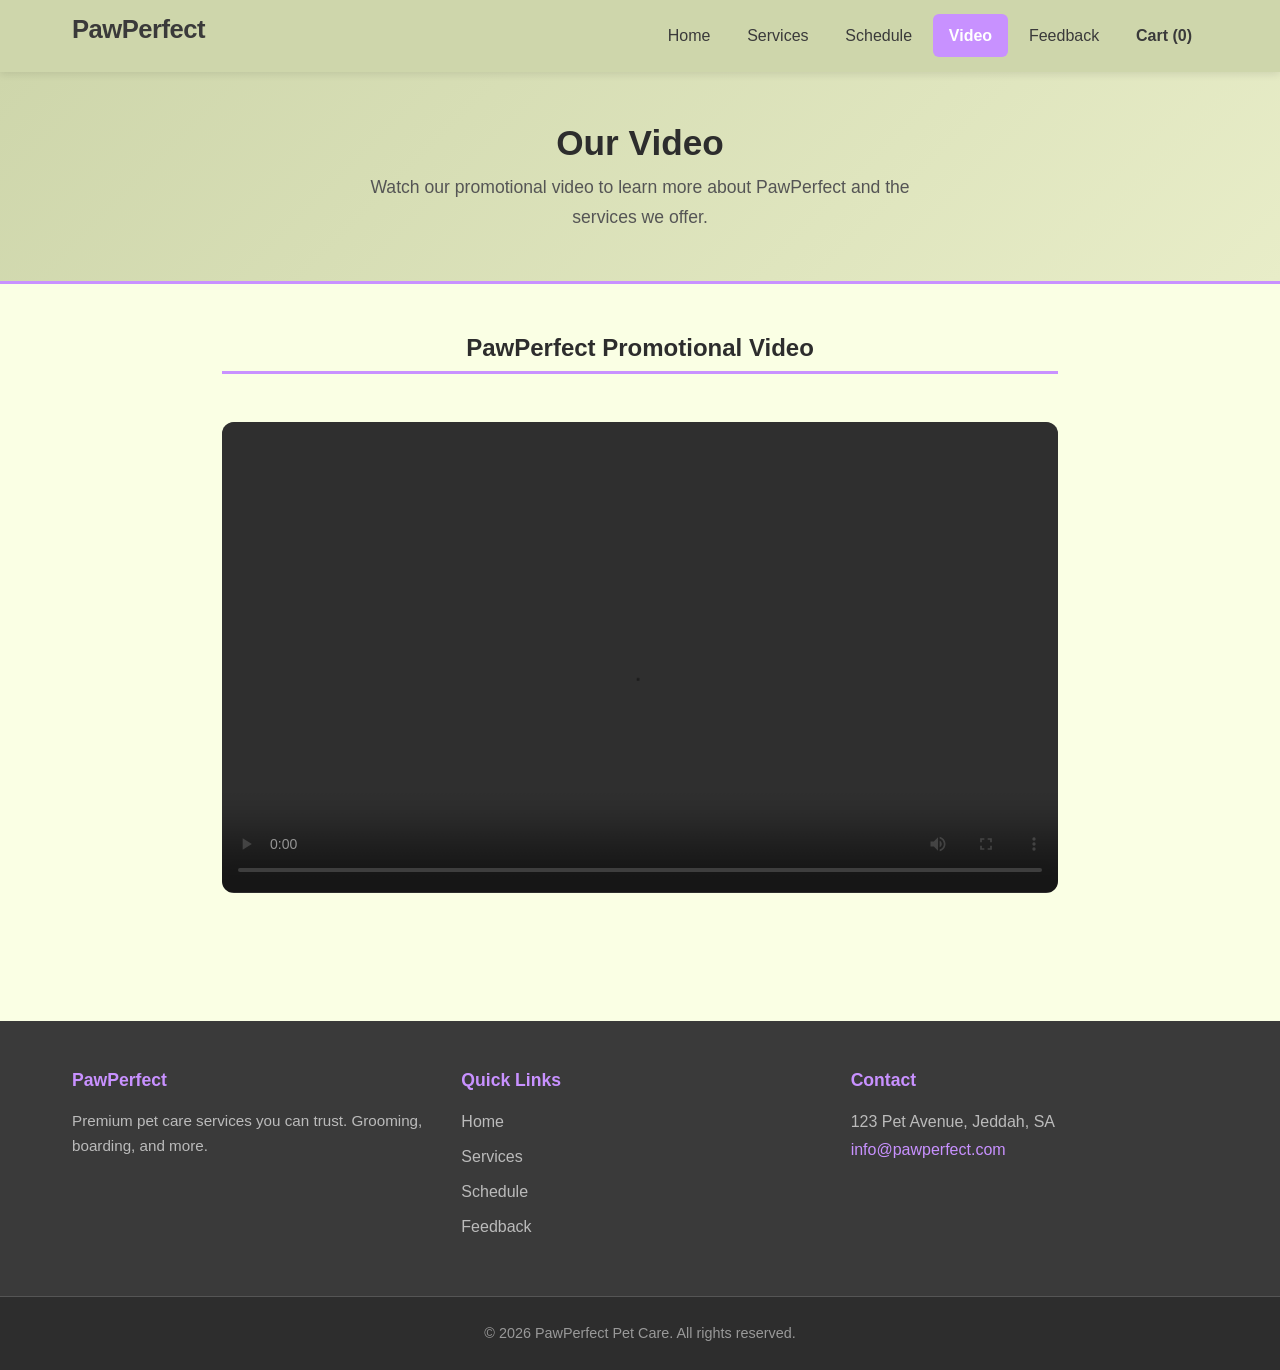
<file: pages/video.html>
<!--
    Name: [Your Name]
    ID: [Your ID]
    Section: [Your Section]
    Date: [Date]
    
    File: pages/video.html
    Description: Video page for PawPerfect with placeholder for future video content.
    Features: Professional placeholder section with instructions for embedding video.
-->
<!DOCTYPE html>
<html lang="en">
<head>
    <meta charset="UTF-8">
    <meta name="viewport" content="width=device-width, initial-scale=1.0">
    <title>Video - PawPerfect Pet Care</title>
    <link rel="stylesheet" href="../global/main.css">
    <link rel="stylesheet" href="../global/print.css" media="print">
</head>
<body>

    <!-- ==================== HEADER / NAVIGATION ==================== -->
    <header>
        <nav class="main-nav" id="mainNav">
            <div class="nav-brand">
                <h1 class="logo">PawPerfect</h1>
            </div>
            <button class="nav-toggle" id="navToggle" aria-label="Toggle navigation">&#9776;</button>
            <ul class="nav-links" id="navLinks">
                <li><a href="../index.html">Home</a></li>
                <li><a href="services.html">Services</a></li>
                <li><a href="schedule.html">Schedule</a></li>
                <li><a href="video.html" class="active">Video</a></li>
                <li><a href="feedback.html">Feedback</a></li>
                <li><a href="services.html#shop" class="cart-link">Cart (<span id="cartCount">0</span>)</a></li>
            </ul>
        </nav>
    </header>

    <!-- ==================== PAGE HEADER ==================== -->
    <div class="page-header">
        <h2>Our Video</h2>
        <p>Watch our promotional video to learn more about PawPerfect and the services we offer.</p>
    </div>

    <!-- ==================== VIDEO PLACEHOLDER SECTION ==================== -->
    <div class="section video-section" id="videoSection">
        <h3>PawPerfect Promotional Video</h3>

        <!-- Video Placeholder Frame -->
        <div class="video-placeholder" id="videoPlaceholder">
            <div class="video-frame">
                    
             
                    <iframe width="100%" height="500" 
                        src="https://www.youtube.com/embed/M1M0fg729bU?si=3pa4slKyT50L81XD" 
                        frameborder="0" 
                        allow="accelerometer; autoplay; clipboard-write; encrypted-media; gyroscope; picture-in-picture" 
                        allowfullscreen>
                    </iframe>
                   
                <!-- Disabled video element placeholder -->
                <video controls width="100%" poster="" style="pointer-events: none; opacity: 0.5;">
                    <source src="" type="video/mp4">
                    Your browser does not support the video tag.
                </video>

                
            </div>
        </div>
    </div>

    <!-- ==================== FOOTER ==================== -->
    <footer>
        <div class="footer-content">
            <div class="footer-section">
                <h6>PawPerfect</h6>
                <p>Premium pet care services you can trust. Grooming, boarding, and more.</p>
            </div>
            <div class="footer-section">
                <h6>Quick Links</h6>
                <ul>
                    <li><a href="../index.html">Home</a></li>
                    <li><a href="services.html">Services</a></li>
                    <li><a href="schedule.html">Schedule</a></li>
                    <li><a href="feedback.html">Feedback</a></li>
                </ul>
            </div>
            <div class="footer-section">
                <h6>Contact</h6>
                <address>
                    123 Pet Avenue, Jeddah, SA<br>
                    <a href="mailto:info@pawperfect.com">info@pawperfect.com</a>
                </address>
            </div>
        </div>
        <div class="footer-bottom">
            <p>&copy; 2026 PawPerfect Pet Care. All rights reserved.</p>
        </div>
    </footer>

    <!-- ==================== SCRIPTS ==================== -->
    <script src="../scripts/main.js"></script>
</body>
</html>
</file>
<file: global/main.css>
/* ============================================================
   PawPerfect Pet Care - Main Stylesheet
   Color Palette:
     Background: #faffe4
     Navigation: #ced6ab
     Accent/Buttons: #c891ff
   ============================================================ */

/* ==================== CSS RESET & BASE ==================== */
*, *::before, *::after {
    margin: 0;
    padding: 0;
    box-sizing: border-box;
}

html {
    scroll-behavior: smooth;
    font-size: 16px;
}

body {
    font-family: 'Segoe UI', Tahoma, Geneva, Verdana, sans-serif;
    background-color: #faffe4;
    color: #2d2d2d;
    line-height: 1.7;
    min-height: 100vh;
}

a {
    color: #7a4db5;
    text-decoration: none;
    transition: color 0.3s ease;
}

a:hover {
    color: #c891ff;
    text-decoration: underline;
}

img {
    max-width: 100%;
    height: auto;
    display: block;
}

/* ==================== TYPOGRAPHY ==================== */
h1, h2, h3, h4, h5, h6 {
    color: #2d2d2d;
    margin-bottom: 0.5em;
    line-height: 1.3;
}

h1 { font-size: 2rem; }
h2 { font-size: 1.8rem; }
h3 { font-size: 1.5rem; }
h4 { font-size: 1.25rem; }
h5 { font-size: 1.1rem; }
h6 { font-size: 1rem; }

p {
    margin-bottom: 1em;
}

/* Bold, Italic, Underline usage */
strong, b {
    font-weight: 700;
}

em, i {
    font-style: italic;
}

u {
    text-decoration: underline;
    text-decoration-color: #c891ff;
}

/* ==================== HEADER / NAVIGATION ==================== */
header {
    background-color: #ced6ab;
    position: sticky;
    top: 0;
    z-index: 1000;
    box-shadow: 0 2px 8px rgba(0, 0, 0, 0.1);
}

.main-nav {
    display: flex;
    justify-content: space-between;
    align-items: center;
    padding: 0.8rem 2rem;
    max-width: 1200px;
    margin: 0 auto;
}

.nav-brand .logo {
    font-size: 1.6rem;
    color: #3a3a3a;
    font-weight: 800;
    letter-spacing: -0.5px;
}

.nav-toggle {
    display: none;
    background: none;
    border: 2px solid #3a3a3a;
    border-radius: 4px;
    font-size: 1.4rem;
    cursor: pointer;
    padding: 0.2rem 0.5rem;
    color: #3a3a3a;
}

.nav-links {
    display: flex;
    list-style: none;
    gap: 0.3rem;
    align-items: center;
}

.nav-links li a {
    display: block;
    padding: 0.5rem 1rem;
    color: #3a3a3a;
    font-weight: 500;
    border-radius: 6px;
    transition: background-color 0.3s ease, color 0.3s ease;
    text-decoration: none;
}

.nav-links li a:hover,
.nav-links li a:focus {
    background-color: #c891ff;
    color: #fff;
    outline: 2px solid #9b5fd4;
    outline-offset: 2px;
}

.nav-links li a.active {
    background-color: #c891ff;
    color: #fff;
    font-weight: 600;
}

.cart-link {
    font-weight: 600 !important;
}

#cartCount {
    font-weight: 700;
    color: inherit;
}

/* ==================== PAGE HEADER ==================== */
.page-header {
    background: linear-gradient(135deg, #ced6ab 0%, #e8edc8 100%);
    text-align: center;
    padding: 3rem 2rem;
    border-bottom: 3px solid #c891ff;
}

.page-header h2 {
    font-size: 2.2rem;
    margin-bottom: 0.5rem;
}

.page-header p {
    font-size: 1.1rem;
    color: #555;
    max-width: 600px;
    margin: 0 auto;
}

/* ==================== SECTIONS ==================== */
.section {
    max-width: 1200px;
    margin: 0 auto;
    padding: 3rem 2rem;
}

.section h3 {
    text-align: center;
    margin-bottom: 1rem;
    padding-bottom: 0.5rem;
    border-bottom: 3px solid #c891ff;
    display: inline-block;
    width: 100%;
}

/* ==================== HERO SECTION ==================== */
.hero-section {
    display: flex;
    align-items: center;
    gap: 3rem;
    max-width: 1200px;
    margin: 0 auto;
    padding: 4rem 2rem;
}

.hero-content {
    flex: 1;
}

.hero-content h2 {
    font-size: 2.5rem;
    margin-bottom: 1rem;
    color: #2d2d2d;
}

.hero-content p {
    font-size: 1.15rem;
    color: #555;
    margin-bottom: 1.5rem;
}

.hero-image {
    flex: 1;
    border-radius: 12px;
    overflow: hidden;
    box-shadow: 0 8px 24px rgba(0, 0, 0, 0.12);
}

.hero-image img {
    width: 100%;
    height: 350px;
    object-fit: cover;
}

.hero-buttons {
    display: flex;
    gap: 1rem;
    flex-wrap: wrap;
}

/* ==================== BUTTONS ==================== */
.btn {
    display: inline-block;
    padding: 0.75rem 1.8rem;
    border: none;
    border-radius: 8px;
    font-size: 1rem;
    font-weight: 600;
    cursor: pointer;
    text-decoration: none;
    text-align: center;
    transition: all 0.3s ease;
}

.btn:hover {
    text-decoration: none;
    transform: translateY(-2px);
    box-shadow: 0 4px 12px rgba(0, 0, 0, 0.15);
}

.btn:focus {
    outline: 3px solid #9b5fd4;
    outline-offset: 3px;
}

.btn-primary {
    background-color: #c891ff;
    color: #fff;
}

.btn-primary:hover {
    background-color: #b370f0;
    color: #fff;
}

.btn-secondary {
    background-color: transparent;
    color: #7a4db5;
    border: 2px solid #c891ff;
}

.btn-secondary:hover {
    background-color: #c891ff;
    color: #fff;
}

.btn-large {
    padding: 1rem 2.5rem;
    font-size: 1.1rem;
}

.cta-center {
    text-align: center;
    margin-top: 2rem;
}

/* ==================== ABOUT / FEATURES SECTION ==================== */
.about-section blockquote {
    background-color: #f0f5d8;
    border-left: 5px solid #c891ff;
    padding: 1.5rem 2rem;
    margin: 1.5rem 0;
    border-radius: 0 8px 8px 0;
    font-style: italic;
}

.about-section blockquote cite {
    display: block;
    margin-top: 0.8rem;
    font-style: normal;
    font-weight: 600;
    color: #7a4db5;
}

.features-grid {
    display: grid;
    grid-template-columns: repeat(auto-fit, minmax(280px, 1fr));
    gap: 2rem;
    margin-top: 2rem;
}

.feature-card {
    background-color: #fff;
    padding: 2rem;
    border-radius: 12px;
    box-shadow: 0 4px 12px rgba(0, 0, 0, 0.08);
    border-top: 4px solid #c891ff;
    transition: transform 0.3s ease;
}

.feature-card:hover {
    transform: translateY(-4px);
}

.feature-card h4 {
    color: #7a4db5;
    margin-bottom: 0.5rem;
}

/* ==================== SERVICES GRID ==================== */
.services-grid,
.services-detail-grid {
    display: grid;
    grid-template-columns: repeat(auto-fit, minmax(260px, 1fr));
    gap: 2rem;
    margin-top: 2rem;
}

.service-card,
.service-detail-card {
    background-color: #fff;
    border-radius: 12px;
    overflow: hidden;
    box-shadow: 0 4px 12px rgba(0, 0, 0, 0.08);
    transition: transform 0.3s ease, box-shadow 0.3s ease;
}

.service-card:hover,
.service-detail-card:hover {
    transform: translateY(-4px);
    box-shadow: 0 8px 24px rgba(0, 0, 0, 0.12);
}

.service-card img,
.service-detail-card img {
    width: 100%;
    height: 200px;
    object-fit: cover;
}

.service-card h5,
.service-detail-card h4 {
    padding: 1rem 1.5rem 0;
    color: #7a4db5;
}

.service-card p,
.service-detail-card p {
    padding: 0.5rem 1.5rem 1rem;
    color: #555;
    font-size: 0.95rem;
}

.service-detail-card .price {
    color: #c891ff;
    font-size: 1.1rem;
    padding-bottom: 1.5rem;
}

/* ==================== INFO SECTION ==================== */
.info-grid {
    display: grid;
    grid-template-columns: repeat(auto-fit, minmax(300px, 1fr));
    gap: 2rem;
    margin-top: 1.5rem;
}

.info-card {
    background-color: #fff;
    padding: 2rem;
    border-radius: 12px;
    box-shadow: 0 4px 12px rgba(0, 0, 0, 0.08);
}

.info-card h6 {
    color: #7a4db5;
    font-size: 1.1rem;
    margin-bottom: 1rem;
    border-bottom: 2px solid #c891ff;
    padding-bottom: 0.5rem;
}

.info-card address {
    font-style: normal;
    line-height: 1.8;
}

.info-card ul {
    list-style: none;
    padding: 0;
}

.info-card ul li {
    padding: 0.3rem 0;
    padding-left: 1.2rem;
    position: relative;
}

.info-card ul li::before {
    content: "\2022";
    color: #c891ff;
    font-weight: bold;
    position: absolute;
    left: 0;
}

/* ==================== TESTIMONIALS ==================== */
.testimonials-section .testimonials-list {
    list-style: none;
    display: grid;
    grid-template-columns: repeat(auto-fit, minmax(280px, 1fr));
    gap: 2rem;
    margin-top: 1.5rem;
    padding: 0;
    counter-reset: testimonial;
}

.testimonials-list li {
    counter-increment: testimonial;
}

.testimonials-list blockquote {
    background-color: #fff;
    padding: 1.5rem 2rem;
    border-radius: 12px;
    box-shadow: 0 4px 12px rgba(0, 0, 0, 0.08);
    border-left: 4px solid #c891ff;
    height: 100%;
}

.testimonials-list blockquote p {
    font-style: italic;
    color: #555;
}

.testimonials-list blockquote cite {
    display: block;
    margin-top: 0.8rem;
    font-style: normal;
    font-weight: 600;
    color: #7a4db5;
}

/* ==================== CTA SECTION ==================== */
.cta-section {
    text-align: center;
    background: linear-gradient(135deg, #e8edc8 0%, #f0f5d8 100%);
    border-radius: 12px;
    padding: 3rem 2rem;
    margin: 2rem auto;
    max-width: 1200px;
}

.cta-section h3 {
    border-bottom: none;
}

/* ==================== BOOKING SYSTEM ==================== */
.booking-section {
    background-color: #fff;
    border-radius: 12px;
    box-shadow: 0 4px 16px rgba(0, 0, 0, 0.08);
    margin: 2rem auto;
    max-width: 1200px;
}

.booking-container {
    margin-top: 2rem;
}

.booking-step {
    display: none;
    animation: fadeIn 0.4s ease;
}

.booking-step.active {
    display: block;
}

@keyframes fadeIn {
    from { opacity: 0; transform: translateY(10px); }
    to { opacity: 1; transform: translateY(0); }
}

.booking-step h4 {
    color: #7a4db5;
    margin-bottom: 1.5rem;
    padding-bottom: 0.5rem;
    border-bottom: 2px solid #e0e0e0;
}

.booking-options {
    display: grid;
    grid-template-columns: repeat(auto-fit, minmax(180px, 1fr));
    gap: 1rem;
    margin-bottom: 1.5rem;
}

.booking-option {
    background-color: #f8f9f0;
    border: 2px solid #e0e0e0;
    border-radius: 10px;
    padding: 1.5rem 1rem;
    text-align: center;
    cursor: pointer;
    transition: all 0.3s ease;
    display: flex;
    flex-direction: column;
    align-items: center;
    gap: 0.5rem;
    font-family: inherit;
    font-size: 1rem;
}

.booking-option:hover {
    border-color: #c891ff;
    background-color: #f5f0ff;
}

.booking-option:focus {
    outline: 3px solid #c891ff;
    outline-offset: 2px;
}

.booking-option.selected {
    border-color: #c891ff;
    background-color: #f0e6ff;
    box-shadow: 0 0 0 3px rgba(200, 145, 255, 0.3);
}

.option-icon {
    font-size: 2rem;
}

.option-label {
    font-weight: 600;
    color: #2d2d2d;
}

.option-price {
    font-size: 0.85rem;
    color: #7a4db5;
    font-weight: 500;
}

.booking-nav {
    display: flex;
    justify-content: space-between;
    gap: 1rem;
    margin-top: 1.5rem;
}

.error-msg {
    color: #d32f2f;
    font-size: 0.9rem;
    margin-top: 0.5rem;
    min-height: 1.2em;
}

/* Date Picker */
.date-picker-container {
    margin-bottom: 1.5rem;
}

.date-picker-container label {
    display: block;
    margin-bottom: 0.5rem;
}

/* Time Slots */
.time-slots-container {
    margin-top: 1.5rem;
}

.time-slots {
    display: grid;
    grid-template-columns: repeat(auto-fit, minmax(120px, 1fr));
    gap: 0.8rem;
    margin-top: 0.8rem;
}

.time-slot {
    background-color: #f8f9f0;
    border: 2px solid #e0e0e0;
    border-radius: 8px;
    padding: 0.8rem;
    text-align: center;
    cursor: pointer;
    transition: all 0.3s ease;
    font-family: inherit;
    font-size: 0.95rem;
}

.time-slot:hover {
    border-color: #c891ff;
    background-color: #f5f0ff;
}

.time-slot.selected {
    border-color: #c891ff;
    background-color: #f0e6ff;
    font-weight: 600;
}

.time-slot.unavailable {
    background-color: #f0f0f0;
    color: #aaa;
    cursor: not-allowed;
    text-decoration: line-through;
}

/* Booking Summary */
.booking-summary {
    background-color: #f0e6ff;
    border: 2px solid #c891ff;
    border-radius: 12px;
    padding: 2rem;
    margin: 1.5rem 0;
}

.booking-summary h5 {
    color: #7a4db5;
    margin-bottom: 1rem;
}

.summary-item {
    display: flex;
    justify-content: space-between;
    padding: 0.5rem 0;
    border-bottom: 1px solid #ddd;
}

.summary-item:last-child {
    border-bottom: none;
}

.summary-label {
    font-weight: 600;
    color: #555;
}

.summary-value {
    color: #2d2d2d;
}

/* Booking Progress */
.booking-progress {
    display: flex;
    align-items: center;
    justify-content: center;
    gap: 0;
    margin-top: 2rem;
    padding: 1rem 0;
}

.progress-step {
    width: 36px;
    height: 36px;
    border-radius: 50%;
    background-color: #e0e0e0;
    color: #888;
    display: flex;
    align-items: center;
    justify-content: center;
    font-weight: 700;
    font-size: 0.9rem;
    transition: all 0.3s ease;
}

.progress-step.active {
    background-color: #c891ff;
    color: #fff;
}

.progress-step.completed {
    background-color: #8bc34a;
    color: #fff;
}

.progress-line {
    width: 40px;
    height: 3px;
    background-color: #e0e0e0;
}

/* ==================== SHOP SECTION ==================== */
.shop-section {
    margin-top: 0;
}

.product-grid {
    display: grid;
    grid-template-columns: repeat(auto-fit, minmax(250px, 1fr));
    gap: 2rem;
    margin-top: 2rem;
}

.product-card {
    background-color: #fff;
    border-radius: 12px;
    overflow: hidden;
    box-shadow: 0 4px 12px rgba(0, 0, 0, 0.08);
    transition: transform 0.3s ease;
    display: flex;
    flex-direction: column;
}

.product-card:hover {
    transform: translateY(-4px);
}

.product-image {
    height: 200px;
    overflow: hidden;
}

.product-image img {
    width: 100%;
    height: 100%;
    object-fit: cover;
}

.product-card h5 {
    padding: 1rem 1.5rem 0;
    color: #2d2d2d;
}

.product-card p {
    padding: 0.5rem 1.5rem;
    color: #555;
    font-size: 0.9rem;
    flex-grow: 1;
}

.product-price {
    color: #7a4db5 !important;
    font-weight: 700;
    font-size: 1.1rem !important;
}

.product-card .btn {
    margin: 0 1.5rem 1.5rem;
}

/* Cart Section */
.cart-section {
    background-color: #fff;
    border-radius: 12px;
    padding: 2rem;
    margin-top: 3rem;
    box-shadow: 0 4px 12px rgba(0, 0, 0, 0.08);
    border-top: 4px solid #c891ff;
}

.cart-section h4 {
    color: #7a4db5;
    margin-bottom: 1rem;
}

.cart-empty {
    color: #888;
    text-align: center;
    padding: 2rem;
    font-style: italic;
}

.cart-item {
    display: flex;
    justify-content: space-between;
    align-items: center;
    padding: 0.8rem 0;
    border-bottom: 1px solid #eee;
}

.cart-item-info {
    flex: 1;
}

.cart-item-name {
    font-weight: 600;
}

.cart-item-price {
    color: #7a4db5;
}

.cart-item-remove {
    background: none;
    border: none;
    color: #d32f2f;
    cursor: pointer;
    font-size: 1.2rem;
    padding: 0.3rem;
    transition: color 0.3s ease;
    font-family: inherit;
}

.cart-item-remove:hover {
    color: #b71c1c;
}

.cart-total {
    margin-top: 1.5rem;
    padding-top: 1rem;
    border-top: 2px solid #c891ff;
    text-align: right;
}

.cart-total p {
    font-size: 1.2rem;
    margin-bottom: 1rem;
}

/* ==================== SCHEDULE TABLE ==================== */
.schedule-section {
    max-width: 1200px;
}

.table-responsive {
    overflow-x: auto;
    margin: 2rem 0;
    border-radius: 12px;
    box-shadow: 0 4px 12px rgba(0, 0, 0, 0.08);
}

.schedule-table {
    width: 100%;
    border-collapse: collapse;
    background-color: #fff;
    font-size: 0.95rem;
}

.schedule-table caption {
    padding: 1rem;
    font-size: 1.1rem;
    font-weight: 700;
    color: #7a4db5;
    caption-side: top;
    text-align: left;
}

.schedule-table thead {
    background-color: #ced6ab;
}

.schedule-table th {
    padding: 1rem 0.8rem;
    text-align: center;
    font-weight: 700;
    color: #2d2d2d;
    border: 1px solid #b8c090;
}

.schedule-table td {
    padding: 0.8rem;
    text-align: center;
    border: 1px solid #e0e0e0;
    vertical-align: middle;
}

.schedule-table .time-cell {
    background-color: #f0f5d8;
    font-weight: 600;
    min-width: 120px;
}

.schedule-table .row-even td {
    background-color: #fafff0;
}

.schedule-table .row-odd td {
    background-color: #fff;
}

.schedule-table .time-cell {
    background-color: #f0f5d8 !important;
}

.schedule-table .available {
    background-color: #e8f5e9 !important;
    color: #2e7d32;
}

.schedule-table .limited {
    background-color: #fff3e0 !important;
    color: #e65100;
}

.schedule-table .closed {
    background-color: #ffebee !important;
    color: #c62828;
}

.schedule-table tfoot td {
    background-color: #f5f5f5 !important;
    padding: 1rem;
    text-align: left;
    font-size: 0.9rem;
}

.table-footer {
    line-height: 2;
}

.legend-available {
    color: #2e7d32;
    font-weight: 600;
}

.legend-limited {
    color: #e65100;
    font-weight: 600;
}

.legend-closed {
    color: #c62828;
    font-weight: 600;
}

.schedule-notes {
    margin-top: 2rem;
}

.schedule-notes h4 {
    color: #7a4db5;
    margin-bottom: 1rem;
}

.schedule-notes ul {
    padding-left: 1.5rem;
    margin-bottom: 1.5rem;
}

.schedule-notes ul li {
    margin-bottom: 0.5rem;
}

/* ==================== VIDEO SECTION ==================== */
.video-section {
    max-width: 900px;
}

.video-placeholder {
    margin: 2rem 0;
}

.video-frame {
    position: relative;
    background-color: #2d2d2d;
    border-radius: 12px;
    overflow: hidden;
    aspect-ratio: 16 / 9;
    display: flex;
    align-items: center;
    justify-content: center;
}

.video-frame video {
    position: absolute;
    top: 0;
    left: 0;
    width: 100%;
    height: 100%;
}

.video-overlay {
    position: relative;
    z-index: 1;
    text-align: center;
    color: #fff;
    padding: 2rem;
}

.play-icon {
    font-size: 4rem;
    width: 80px;
    height: 80px;
    border: 3px solid #fff;
    border-radius: 50%;
    display: flex;
    align-items: center;
    justify-content: center;
    margin: 0 auto 1rem;
    opacity: 0.8;
}

.video-overlay h4 {
    color: #fff;
    font-size: 1.5rem;
    margin-bottom: 0.5rem;
}

.video-overlay p {
    color: #ccc;
    font-size: 1rem;
}


/* ==================== FEEDBACK FORM ==================== */
.feedback-section {
    max-width: 800px;
}

.feedback-form {
    background-color: #fff;
    padding: 2.5rem;
    border-radius: 12px;
    box-shadow: 0 4px 16px rgba(0, 0, 0, 0.08);
    margin-top: 2rem;
}

.form-group {
    margin-bottom: 1.5rem;
}

.form-group label {
    display: block;
    margin-bottom: 0.5rem;
    font-weight: 600;
    color: #2d2d2d;
}

.required-mark {
    color: #d32f2f;
    font-weight: 700;
}

.form-input {
    width: 100%;
    padding: 0.8rem 1rem;
    border: 2px solid #e0e0e0;
    border-radius: 8px;
    font-size: 1rem;
    font-family: inherit;
    background-color: #fafff0;
    transition: border-color 0.3s ease, box-shadow 0.3s ease;
}

.form-input:focus {
    border-color: #c891ff;
    box-shadow: 0 0 0 3px rgba(200, 145, 255, 0.2);
    outline: none;
}

.form-input.error {
    border-color: #d32f2f;
    box-shadow: 0 0 0 3px rgba(211, 47, 47, 0.15);
}

textarea.form-input {
    resize: vertical;
    min-height: 120px;
}

select.form-input {
    cursor: pointer;
}

/* Radio & Checkbox Groups */
.radio-group,
.checkbox-group {
    display: flex;
    flex-wrap: wrap;
    gap: 1rem;
    margin-top: 0.5rem;
}

.radio-label,
.checkbox-label {
    display: flex;
    align-items: center;
    gap: 0.5rem;
    cursor: pointer;
    padding: 0.5rem 1rem;
    border: 2px solid #e0e0e0;
    border-radius: 8px;
    transition: all 0.3s ease;
    font-weight: 400 !important;
}

.radio-label:hover,
.checkbox-label:hover {
    border-color: #c891ff;
    background-color: #f5f0ff;
}

.radio-label input:checked + *,
.checkbox-label input:checked + * {
    color: #7a4db5;
}

.radio-label:has(input:checked),
.checkbox-label:has(input:checked) {
    border-color: #c891ff;
    background-color: #f0e6ff;
}

/* Success Message */
.success-message {
    margin-top: 2rem;
}

.success-card {
    background-color: #e8f5e9;
    border: 2px solid #4caf50;
    border-radius: 12px;
    padding: 2.5rem;
    text-align: center;
}

.success-card h4 {
    color: #2e7d32;
    margin-bottom: 1rem;
    font-size: 1.5rem;
}

.success-card p {
    color: #555;
    margin-bottom: 0.5rem;
}

.success-card .btn {
    margin-top: 1.5rem;
}

/* ==================== FOOTER ==================== */
footer {
    background-color: #3a3a3a;
    color: #ddd;
    margin-top: 3rem;
}

.footer-content {
    display: grid;
    grid-template-columns: repeat(auto-fit, minmax(220px, 1fr));
    gap: 2rem;
    max-width: 1200px;
    margin: 0 auto;
    padding: 3rem 2rem;
}

.footer-section h6 {
    color: #c891ff;
    font-size: 1.1rem;
    margin-bottom: 1rem;
}

.footer-section p {
    color: #bbb;
    font-size: 0.95rem;
}

.footer-section ul {
    list-style: none;
    padding: 0;
}

.footer-section ul li {
    margin-bottom: 0.5rem;
}

.footer-section ul li a {
    color: #bbb;
    transition: color 0.3s ease;
}

.footer-section ul li a:hover {
    color: #c891ff;
    text-decoration: none;
}

.footer-section address {
    font-style: normal;
    color: #bbb;
    line-height: 1.8;
}

.footer-section address a {
    color: #c891ff;
}

.footer-bottom {
    text-align: center;
    padding: 1.5rem 2rem;
    border-top: 1px solid #555;
    background-color: #2d2d2d;
}

.footer-bottom p {
    color: #999;
    font-size: 0.9rem;
    margin: 0;
}

/* ==================== RESPONSIVE DESIGN ==================== */
@media (max-width: 768px) {
    /* Navigation */
    .nav-toggle {
        display: block;
    }

    .nav-links {
        display: none;
        flex-direction: column;
        position: absolute;
        top: 100%;
        left: 0;
        right: 0;
        background-color: #ced6ab;
        padding: 1rem;
        box-shadow: 0 4px 12px rgba(0, 0, 0, 0.1);
    }

    .nav-links.active {
        display: flex;
    }

    .nav-links li a {
        padding: 0.8rem 1rem;
        width: 100%;
    }

    /* Hero */
    .hero-section {
        flex-direction: column;
        padding: 2rem 1.5rem;
        text-align: center;
    }

    .hero-content h2 {
        font-size: 1.8rem;
    }

    .hero-buttons {
        justify-content: center;
    }

    .hero-image img {
        height: 250px;
    }

    /* Sections */
    .section {
        padding: 2rem 1.5rem;
    }

    .page-header {
        padding: 2rem 1.5rem;
    }

    .page-header h2 {
        font-size: 1.6rem;
    }

    /* Booking */
    .booking-options {
        grid-template-columns: repeat(2, 1fr);
    }

    .time-slots {
        grid-template-columns: repeat(3, 1fr);
    }

    /* Products */
    .product-grid {
        grid-template-columns: repeat(auto-fit, minmax(200px, 1fr));
    }

    /* Table */
    .schedule-table {
        font-size: 0.8rem;
    }

    .schedule-table th,
    .schedule-table td {
        padding: 0.5rem 0.3rem;
    }

    /* Form */
    .feedback-form {
        padding: 1.5rem;
    }

    .radio-group,
    .checkbox-group {
        flex-direction: column;
    }

    /* Footer */
    .footer-content {
        grid-template-columns: 1fr;
    }
}

@media (max-width: 480px) {
    html {
        font-size: 14px;
    }

    .booking-options {
        grid-template-columns: 1fr;
    }

    .time-slots {
        grid-template-columns: repeat(2, 1fr);
    }

    .hero-content h2 {
        font-size: 1.5rem;
    }
}
</file>
<file: global/print.css>
/* ============================================================
   PawPerfect Pet Care - Print Stylesheet
   Purpose: When printing, ONLY the schedule table is shown.
   All other content (navigation, footer, images, etc.) is hidden.
   ============================================================ */

@media print {
    /* Hide everything by default */
    body * {
        visibility: hidden;
    }

    /* Hide specific elements completely */
    header,
    footer,
    .main-nav,
    .page-header,
    .hero-section,
    .about-section,
    .services-preview,
    .info-section,
    .testimonials-section,
    .cta-section,
    .booking-section,
    .shop-section,
    .cart-section,
    .video-section,
    .feedback-section,
    .schedule-notes,
    .nav-toggle,
    img,
    .btn,
    .hero-buttons {
        display: none !important;
    }

    /* Show only the schedule table and its contents */
    .schedule-section,
    .schedule-section *,
    .table-responsive,
    .table-responsive *,
    .schedule-table,
    .schedule-table * {
        visibility: visible;
    }

    .schedule-section {
        position: absolute;
        left: 0;
        top: 0;
        width: 100%;
        padding: 1rem;
    }

    .schedule-section h3 {
        visibility: visible;
        text-align: center;
        font-size: 1.4rem;
        margin-bottom: 1rem;
        border-bottom: 2px solid #333;
    }

    /* Table print styles */
    .schedule-table {
        width: 100%;
        border-collapse: collapse;
        font-size: 10pt;
    }

    .schedule-table th,
    .schedule-table td {
        border: 1px solid #333;
        padding: 6px 8px;
        text-align: center;
    }

    .schedule-table thead {
        background-color: #ddd !important;
        -webkit-print-color-adjust: exact;
        print-color-adjust: exact;
    }

    .schedule-table .available {
        background-color: #e8f5e9 !important;
        -webkit-print-color-adjust: exact;
        print-color-adjust: exact;
    }

    .schedule-table .limited {
        background-color: #fff3e0 !important;
        -webkit-print-color-adjust: exact;
        print-color-adjust: exact;
    }

    .schedule-table .closed {
        background-color: #ffebee !important;
        -webkit-print-color-adjust: exact;
        print-color-adjust: exact;
    }

    /* Remove shadows and backgrounds for clean print */
    .table-responsive {
        box-shadow: none;
        overflow: visible;
    }

    body {
        background-color: #fff;
    }

    /* Page setup */
    @page {
        margin: 1cm;
        size: landscape;
    }
}
</file>
